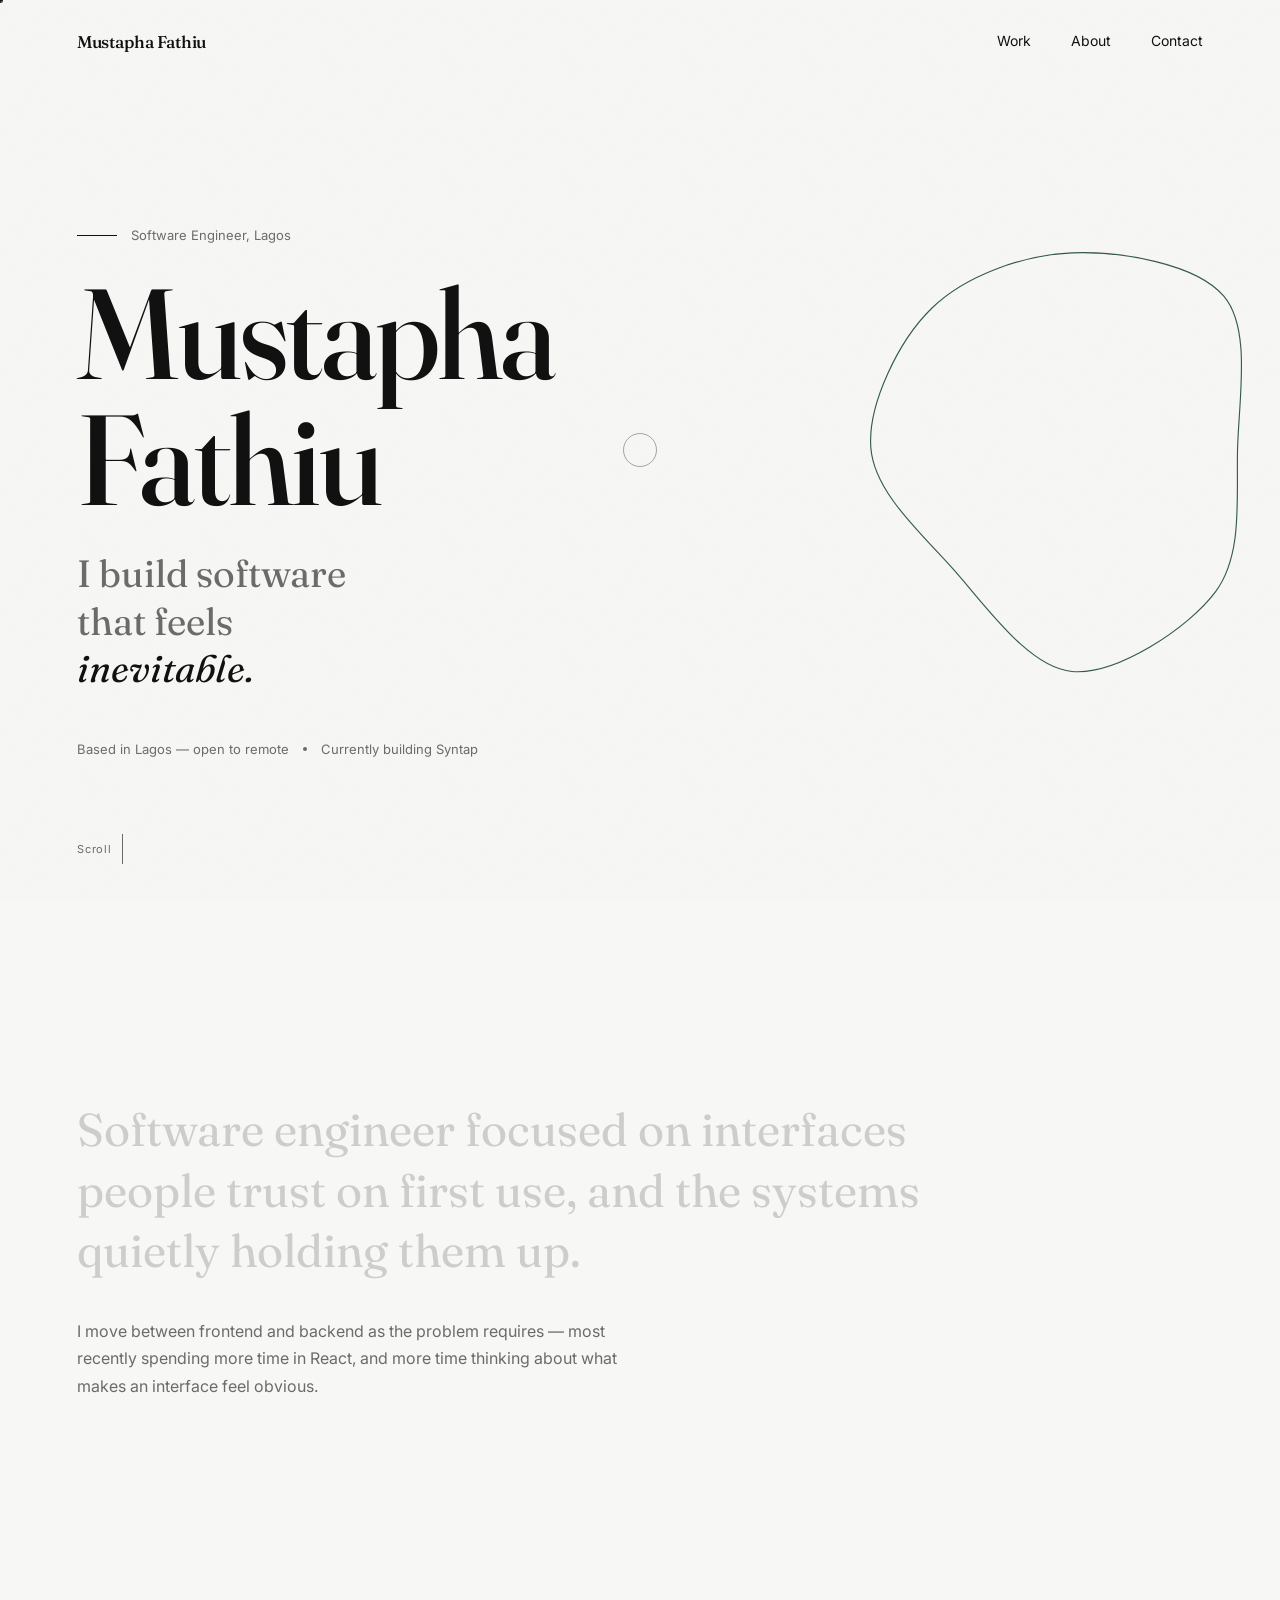
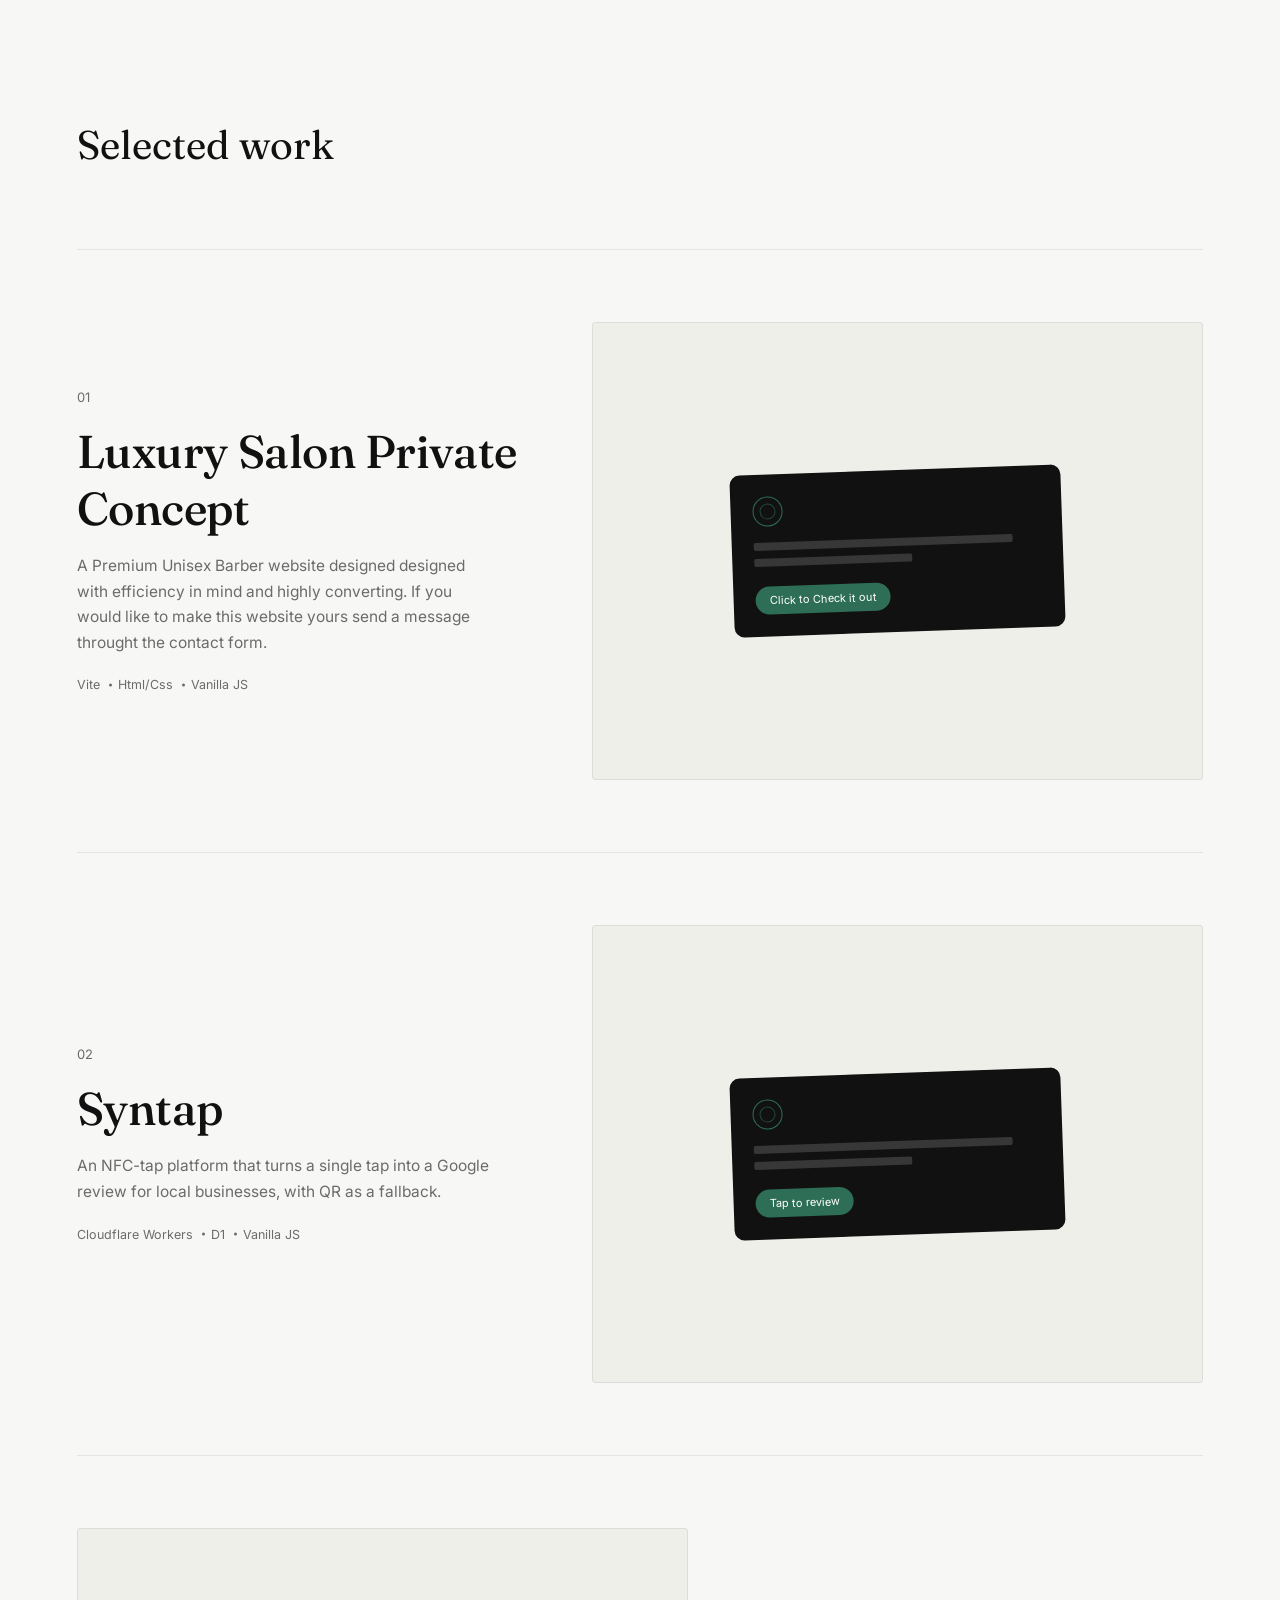
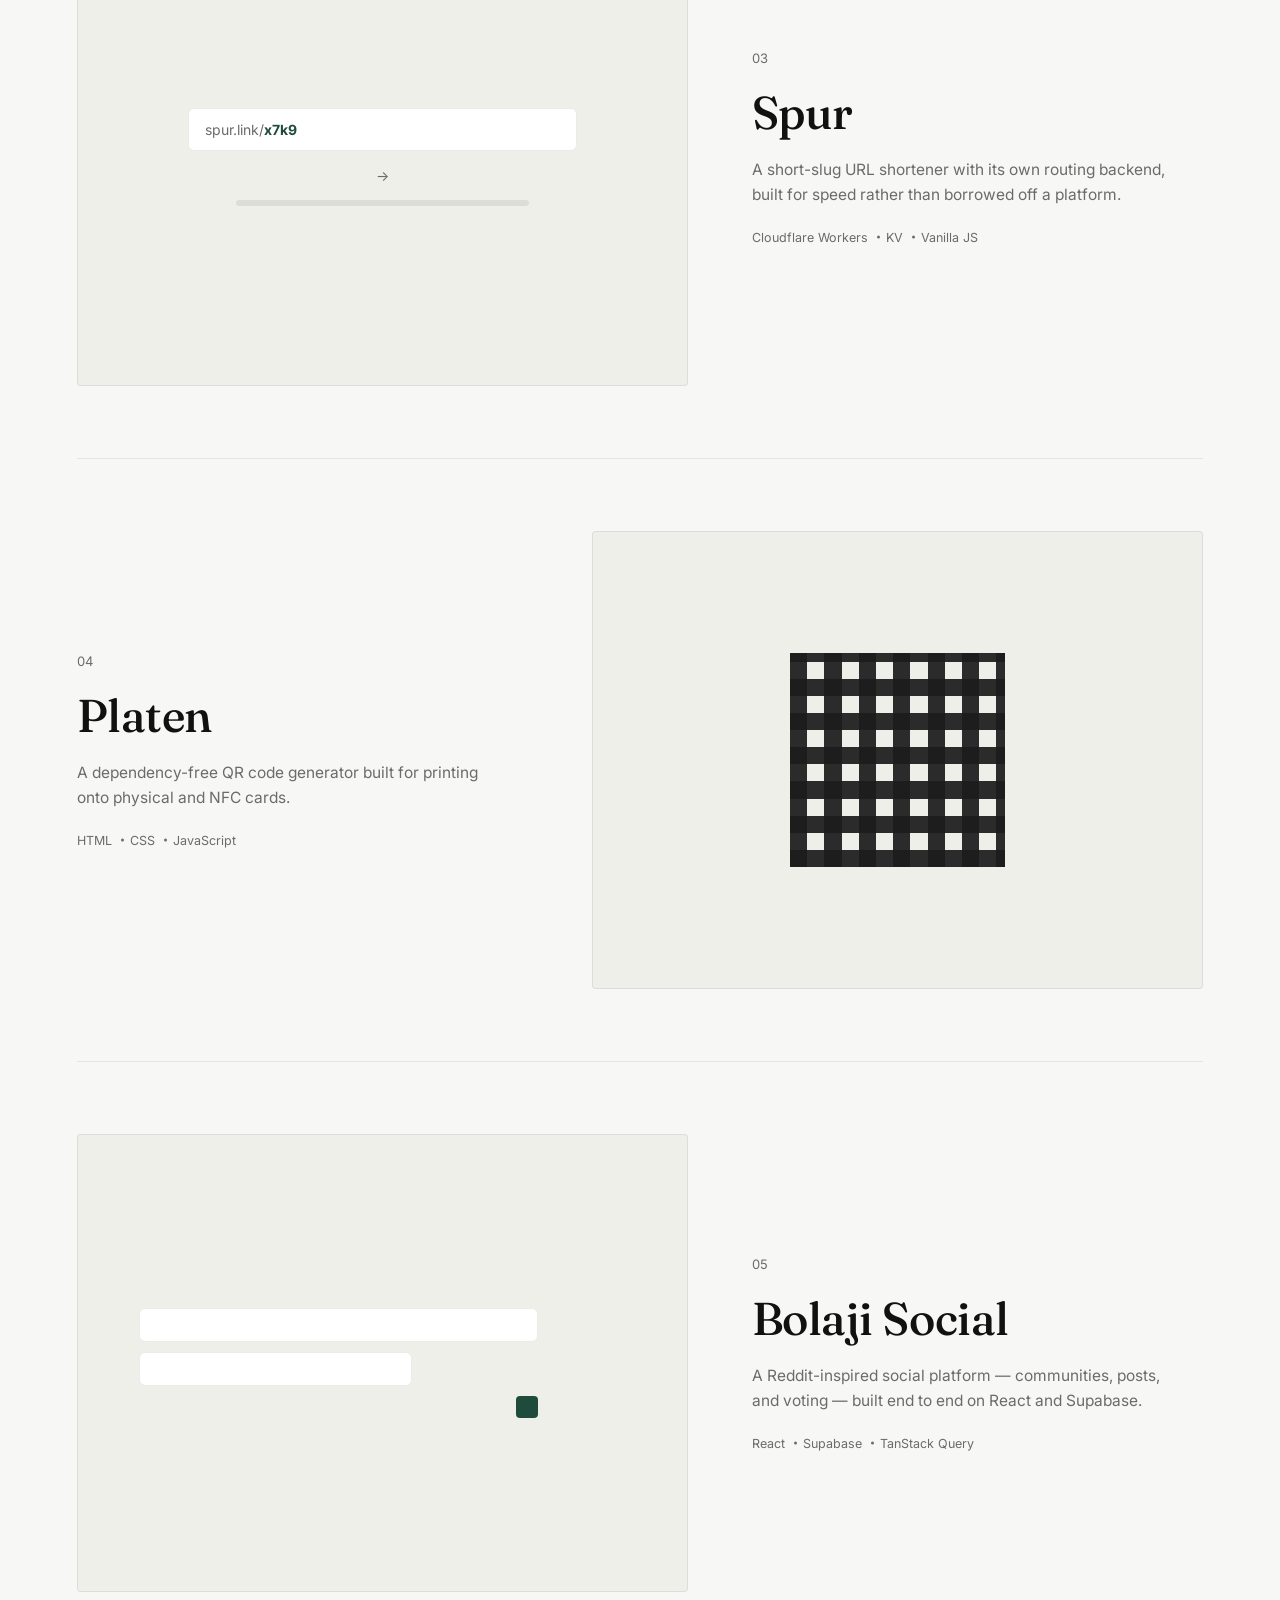
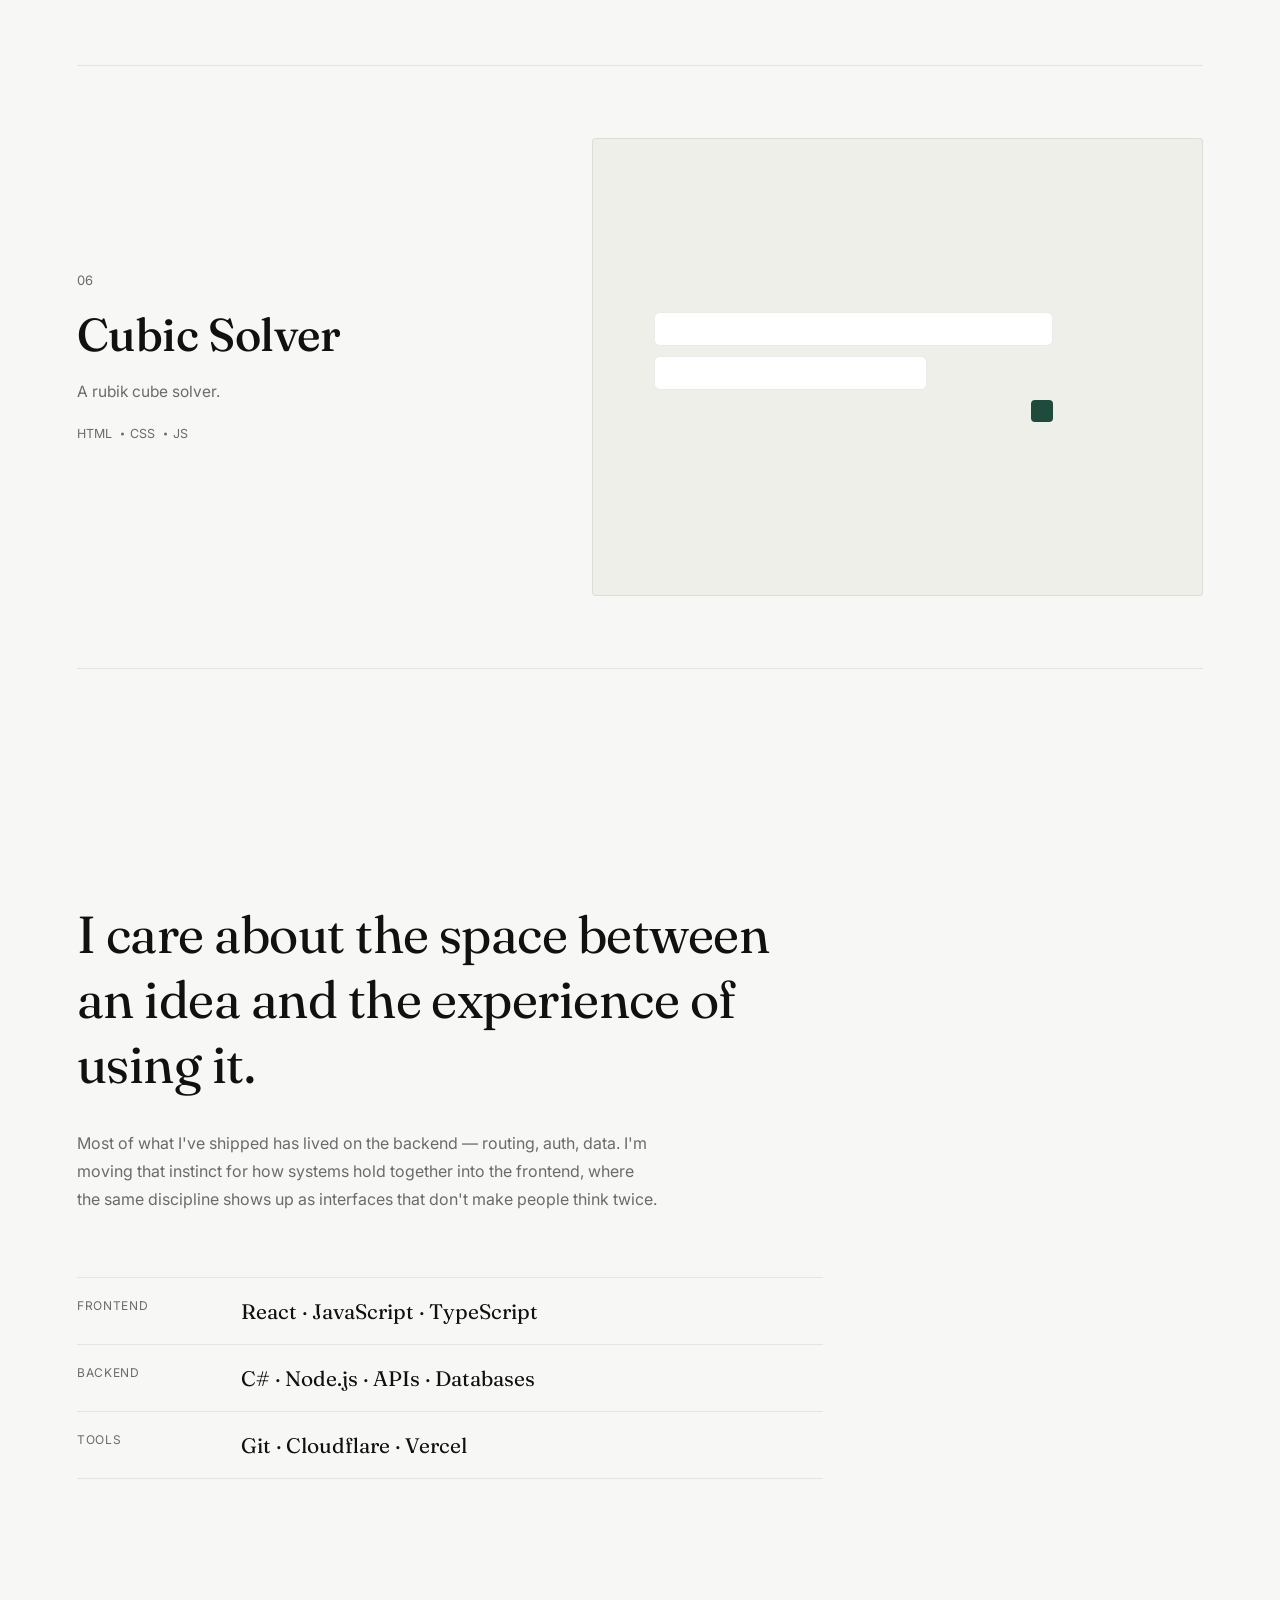
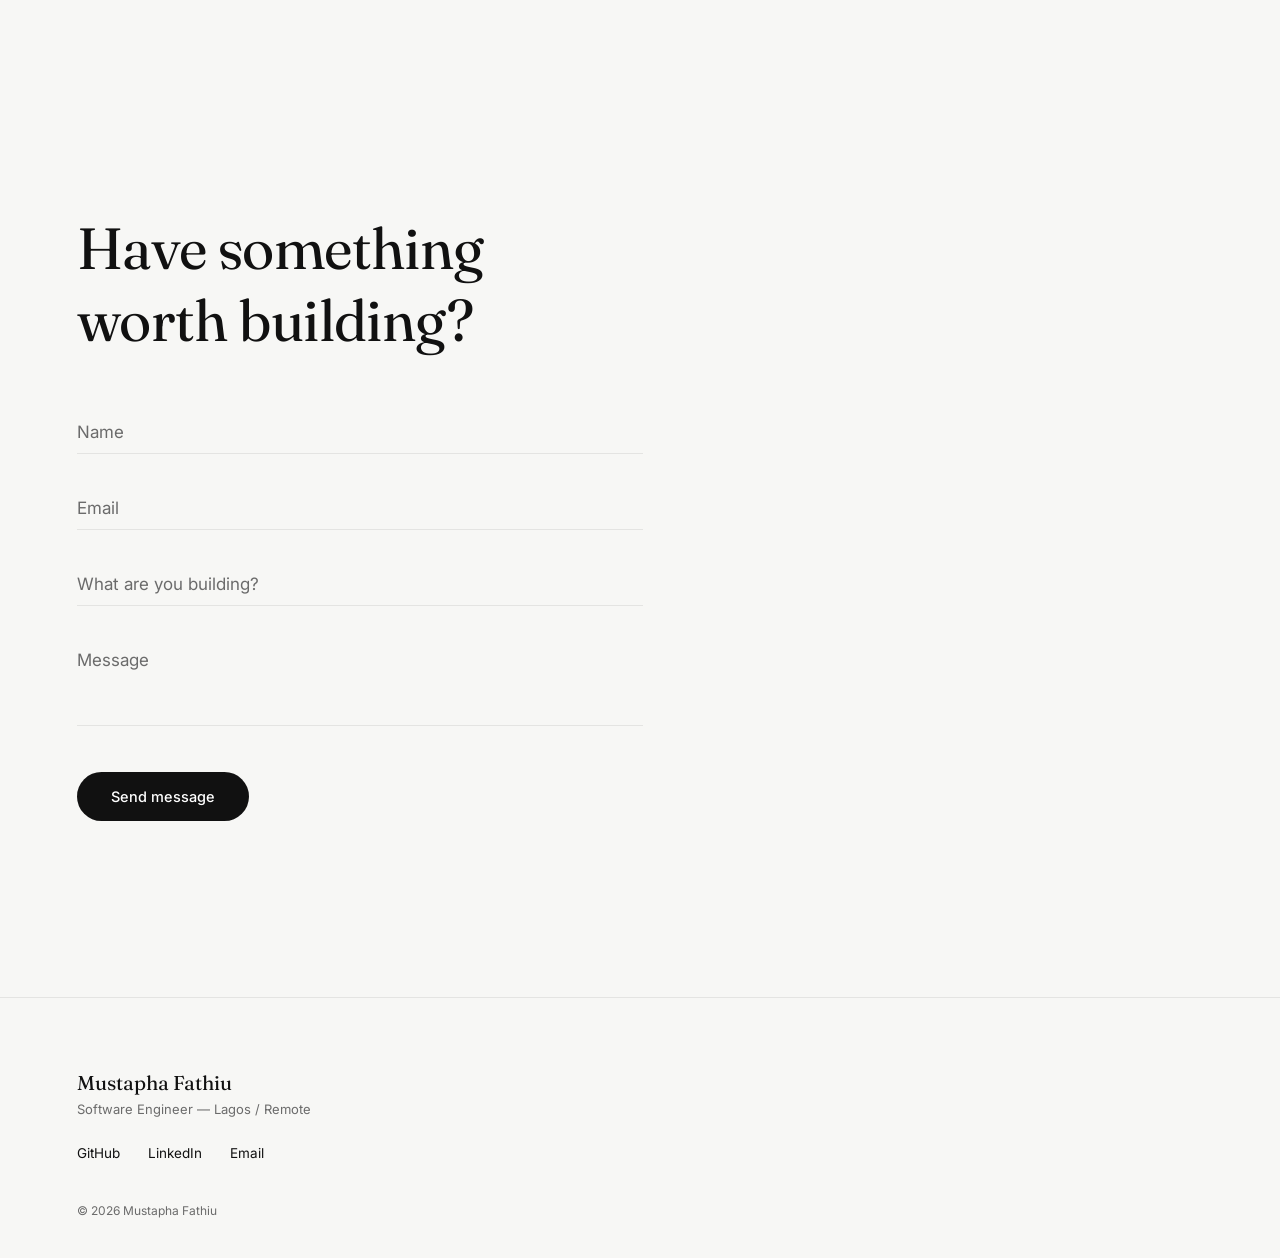
<file: index.html>
<!DOCTYPE html>
<html lang="en">
<head>
<meta charset="UTF-8">
<meta name="viewport" content="width=device-width, initial-scale=1.0">
<title>Mustapha Fathiu — Software Engineer</title>
<meta name="description" content="Mustapha Fathiu, software engineer. Building interfaces, products, and systems that work.">
<link rel="preconnect" href="https://fonts.googleapis.com">
<link rel="preconnect" href="https://fonts.gstatic.com" crossorigin>
<link href="https://fonts.googleapis.com/css2?family=Fraunces:opsz,wght@9..144,300;9..144,400;9..144,500;9..144,600&family=Inter:wght@400;500;600&display=swap" rel="stylesheet">
<link rel="stylesheet" href="style.css">
</head>
<body>

<div class="grain" aria-hidden="true"></div>
<div class="cursor-dot" aria-hidden="true"></div>
<div class="cursor-ring" aria-hidden="true"></div>

<div class="progress-track" aria-hidden="true"><div class="progress-fill" id="progressFill"></div></div>

<a class="skip-link" href="#main">Skip to content</a>

<header class="nav" id="nav">
  <a href="#top" class="nav-mark">Mustapha Fathiu</a>
  <nav class="nav-links" aria-label="Primary">
    <a href="#work">Work</a>
    <a href="#about">About</a>
    <a href="#contact">Contact</a>
  </nav>
  <button class="nav-toggle" id="navToggle" aria-expanded="false" aria-controls="mobileMenu" aria-label="Open menu">
    <span></span><span></span>
  </button>
</header>

<div class="mobile-menu" id="mobileMenu">
  <a href="#work">Work</a>
  <a href="#about">About</a>
  <a href="#contact">Contact</a>
</div>

<main id="main">

  <section class="hero" id="top">
    <div class="hero-field" id="heroField" aria-hidden="true">
      <svg id="heroSvg" viewBox="0 0 600 600" preserveAspectRatio="xMidYMid meet">
        <path id="heroBlob" d="" fill="none" stroke="var(--accent)" stroke-width="1.1"></path>
      </svg>
    </div>

    <div class="hero-inner">
      <p class="hero-eyebrow reveal-line" data-reveal>
        <span class="line-draw" id="lineDraw"></span>
        <span class="eyebrow-text">Software Engineer, Lagos</span>
      </p>

      <h1 class="hero-name" aria-label="Mustapha Fathiu">
        <span class="split-word" data-speed="1">Mustapha</span>
        <span class="split-word" data-speed="0.85">Fathiu</span>
      </h1>

      <p class="hero-statement">
        <span class="split-line">I build software</span>
        <span class="split-line">that feels <em>inevitable.</em></span>
      </p>

      <div class="hero-meta">
        <span>Based in Lagos — open to remote</span>
        <span class="hero-meta-divider"></span>
        <span>Currently building Syntap</span>
      </div>
    </div>

    <div class="scroll-cue" aria-hidden="true">
      <span>Scroll</span>
      <span class="scroll-cue-line"></span>
    </div>
  </section>

  <section class="intro" id="intro">
    <p class="intro-statement" data-scramble>
      Software engineer focused on interfaces people trust on first use, and the systems quietly holding them up.
    </p>
    <p class="intro-sub">
      I move between frontend and backend as the problem requires — most recently spending more time in React, and more time thinking about what makes an interface feel obvious.
    </p>
  </section>

  <section class="work" id="work">
    <h2 class="section-title">Selected work</h2>

    

    <article class="project" data-tilt>
      <div class="project-info">
        <span class="project-index">01</span>
        <h3 class="project-name">Luxury Salon Private Concept</h3>
        <p class="project-desc">A Premium Unisex Barber website designed designed with efficiency in mind and highly converting. If you would like to make this website yours send a message throught the contact form.</p>
        <ul class="project-stack">
          <li>Vite</li><li>Html/Css</li><li>Vanilla JS</li>
        </ul>
        <span class="project-link-label">View project<svg viewBox="0 0 12 12" width="12" height="12"><path d="M2 10 L10 2 M4 2 H10 V8" fill="none" stroke="currentColor" stroke-width="1"/></svg></span>
      </div>
      <div class="project-visual">
        <div class="mock mock-syntap">
          <div class="mock-card">
            <div class="mock-nfc"></div>
            <div class="mock-bar mock-bar-lg"></div>
            <div class="mock-bar mock-bar-sm"></div>
            <div class="mock-pill">Click to Check it out</div>
          </div>
        </div>
      </div>
      <!-- EDIT: replace # with the live Syntap URL -->
      <a class="project-link-overlay" href="https://bdi-luxury-barber.netlify.app" aria-label="View BDI" target="_blank" rel="noopener"></a>
    </article>

    <article class="project" data-tilt>
      <div class="project-info">
        <span class="project-index">02</span>
        <h3 class="project-name">Syntap</h3>
        <p class="project-desc">An NFC-tap platform that turns a single tap into a Google review for local businesses, with QR as a fallback.</p>
        <ul class="project-stack">
          <li>Cloudflare Workers</li><li>D1</li><li>Vanilla JS</li>
        </ul>
        <span class="project-link-label">View project<svg viewBox="0 0 12 12" width="12" height="12"><path d="M2 10 L10 2 M4 2 H10 V8" fill="none" stroke="currentColor" stroke-width="1"/></svg></span>
      </div>
      <div class="project-visual">
        <div class="mock mock-syntap">
          <div class="mock-card">
            <div class="mock-nfc"></div>
            <div class="mock-bar mock-bar-lg"></div>
            <div class="mock-bar mock-bar-sm"></div>
            <div class="mock-pill">Tap to review</div>
          </div>
        </div>
      </div>
      <!-- EDIT: replace # with the live Syntap URL -->
      <a class="project-link-overlay" href="https://syntap.tech" aria-label="View Syntap" target="_blank" rel="noopener"></a>
    </article>

    <article class="project project-reverse" data-tilt>
      <div class="project-info">
        <span class="project-index">03</span>
        <h3 class="project-name">Spur</h3>
        <p class="project-desc">A short-slug URL shortener with its own routing backend, built for speed rather than borrowed off a platform.</p>
        <ul class="project-stack">
          <li>Cloudflare Workers</li><li>KV</li><li>Vanilla JS</li>
        </ul>
        <span class="project-link-label">View project<svg viewBox="0 0 12 12" width="12" height="12"><path d="M2 10 L10 2 M4 2 H10 V8" fill="none" stroke="currentColor" stroke-width="1"/></svg></span>
      </div>
      <div class="project-visual">
        <div class="mock mock-spur">
          <div class="mock-input"><span>spur.link/</span><strong>x7k9</strong></div>
          <div class="mock-arrow">→</div>
          <div class="mock-url-full"></div>
        </div>
      </div>
      <!-- EDIT: replace # with the live Spur URL -->
      <a class="project-link-overlay" href="https://spur-shortener.bjmustapha48.workers.dev/" aria-label="View Spur" target="_blank" rel="noopener"></a>
    </article>
    

    <article class="project" data-tilt>
      <div class="project-info">
        <span class="project-index">04</span>
        <h3 class="project-name">Platen</h3>
        <p class="project-desc">A dependency-free QR code generator built for printing onto physical and NFC cards.</p>
        <ul class="project-stack">
          <li>HTML</li><li>CSS</li><li>JavaScript</li>
        </ul>
        <span class="project-link-label">View project<svg viewBox="0 0 12 12" width="12" height="12"><path d="M2 10 L10 2 M4 2 H10 V8" fill="none" stroke="currentColor" stroke-width="1"/></svg></span>
      </div>
      <div class="project-visual">
        <div class="mock mock-platen">
          <div class="mock-qr" id="mockQr"></div>
        </div>
      </div>
      <!-- EDIT: replace # with the live Platen URL -->
      <a class="project-link-overlay" href="https://fathiu.com/qr-code/" aria-label="View Platen" target="_blank" rel="noopener"></a>
    </article>

    <article class="project project-reverse" data-tilt>
      <div class="project-info">
        <span class="project-index">05</span>
        <h3 class="project-name">Bolaji Social</h3>
        <p class="project-desc">A Reddit-inspired social platform — communities, posts, and voting — built end to end on React and Supabase.</p>
        <ul class="project-stack">
          <li>React</li><li>Supabase</li><li>TanStack Query</li>
        </ul>
        <span class="project-link-label">View project<svg viewBox="0 0 12 12" width="12" height="12"><path d="M2 10 L10 2 M4 2 H10 V8" fill="none" stroke="currentColor" stroke-width="1"/></svg></span>
      </div>
      <div class="project-visual">
        <div class="mock mock-social">
          <div class="mock-post"></div>
          <div class="mock-post short"></div>
          <div class="mock-vote"></div>
        </div>
      </div>
      <!-- Live: Bolaji Social on Netlify -->
      <a class="project-link-overlay" href="https://bolaji-social-app.netlify.app" aria-label="View Cubic Solver" target="_blank" rel="noopener"></a>
    </article>

    <article class="project" data-tilt>
      <div class="project-info">
        <span class="project-index">06</span>
        <h3 class="project-name">Cubic Solver</h3>
        <p class="project-desc">A rubik cube solver.</p>
        <ul class="project-stack">
          <li>HTML</li><li>CSS</li><li>JS</li>
        </ul>
        <span class="project-link-label">View project<svg viewBox="0 0 12 12" width="12" height="12"><path d="M2 10 L10 2 M4 2 H10 V8" fill="none" stroke="currentColor" stroke-width="1"/></svg></span>
      </div>
      <div class="project-visual">
        <div class="mock mock-social">
          <div class="mock-post"></div>
          <div class="mock-post short"></div>
          <div class="mock-vote"></div>
        </div>
      </div>
      <!-- Live: Bolaji Social on Netlify -->
      <a class="project-link-overlay" href="https://bolaji0.github.io/cubik-solver/" aria-label="View Bolaji Social" target="_blank" rel="noopener"></a>
    </article>
  </section>

  <section class="about" id="about">
    <h2 class="about-statement">
      I care about the space between an idea and the experience of using it.
    </h2>
    <p class="about-body">
      Most of what I've shipped has lived on the backend — routing, auth, data. I'm moving that instinct for how systems hold together into the frontend, where the same discipline shows up as interfaces that don't make people think twice.
    </p>

    <div class="stack-list">
      <div class="stack-row">
        <span class="stack-label">Frontend</span>
        <span class="stack-items">React · JavaScript · TypeScript</span>
      </div>
      <div class="stack-row">
        <span class="stack-label">Backend</span>
        <span class="stack-items">C# · Node.js · APIs · Databases</span>
      </div>
      <div class="stack-row">
        <span class="stack-label">Tools</span>
        <span class="stack-items">Git · Cloudflare · Vercel</span>
      </div>
    </div>
  </section>

  <section class="contact" id="contact">
    <h2 class="contact-heading">Have something worth building?</h2>

    <!-- EDIT: replace your@email.com with your real address -->
    <form class="contact-form" id="contactForm" action="https://formsubmit.co/bjmustapha48@gmail.com" method="POST" novalidate>
      <!-- EDIT: change _next to your deployed thank-you.html URL once live -->
      <input type="hidden" name="_next" value="https://fathiu.com/thank-you.html">
      <input type="hidden" name="_subject" value="New message from fathiu.com">
      <input type="hidden" name="_captcha" value="false">
      <input type="text" name="_honey" style="display:none" tabindex="-1" autocomplete="off">
      <div class="field">
        <input type="text" id="name" name="name" placeholder=" " required autocomplete="name">
        <label for="name">Name</label>
        <span class="field-line"></span>
      </div>
      <div class="field">
        <input type="email" id="email" name="email" placeholder=" " required autocomplete="email">
        <label for="email">Email</label>
        <span class="field-line"></span>
      </div>
      <div class="field">
        <input type="text" id="subject" name="subject" placeholder=" " autocomplete="off">
        <label for="subject">What are you building?</label>
        <span class="field-line"></span>
      </div>
      <div class="field">
        <textarea id="message" name="message" rows="3" placeholder=" " required></textarea>
        <label for="message">Message</label>
        <span class="field-line"></span>
      </div>

      <button type="submit" class="submit-btn" id="submitBtn" data-magnetic>
        <span>Send message</span>
      </button>
      <p class="form-status" id="formStatus" role="status" aria-live="polite"></p>
    </form>
  </section>

</main>

<footer class="footer">
  <div class="footer-top">
    <span class="footer-name">Mustapha Fathiu</span>
    <span class="footer-role">Software Engineer — Lagos / Remote</span>
  </div>
  <div class="footer-links">
    <a href="https://github.com/bolaji0" target="_blank" rel="noopener">GitHub</a>
    <a href="https://ng.linkedin.com/in/mustapha-fathiu-7a85a422b" target="_blank" rel="noopener">LinkedIn</a>
    <a href="mailto:bjmustapha48@gmail.com">Email</a>
  </div>
  <p class="footer-bottom">© 2026 Mustapha Fathiu</p>
</footer>

<script src="script.js"></script>
</body>
</html>
</file>
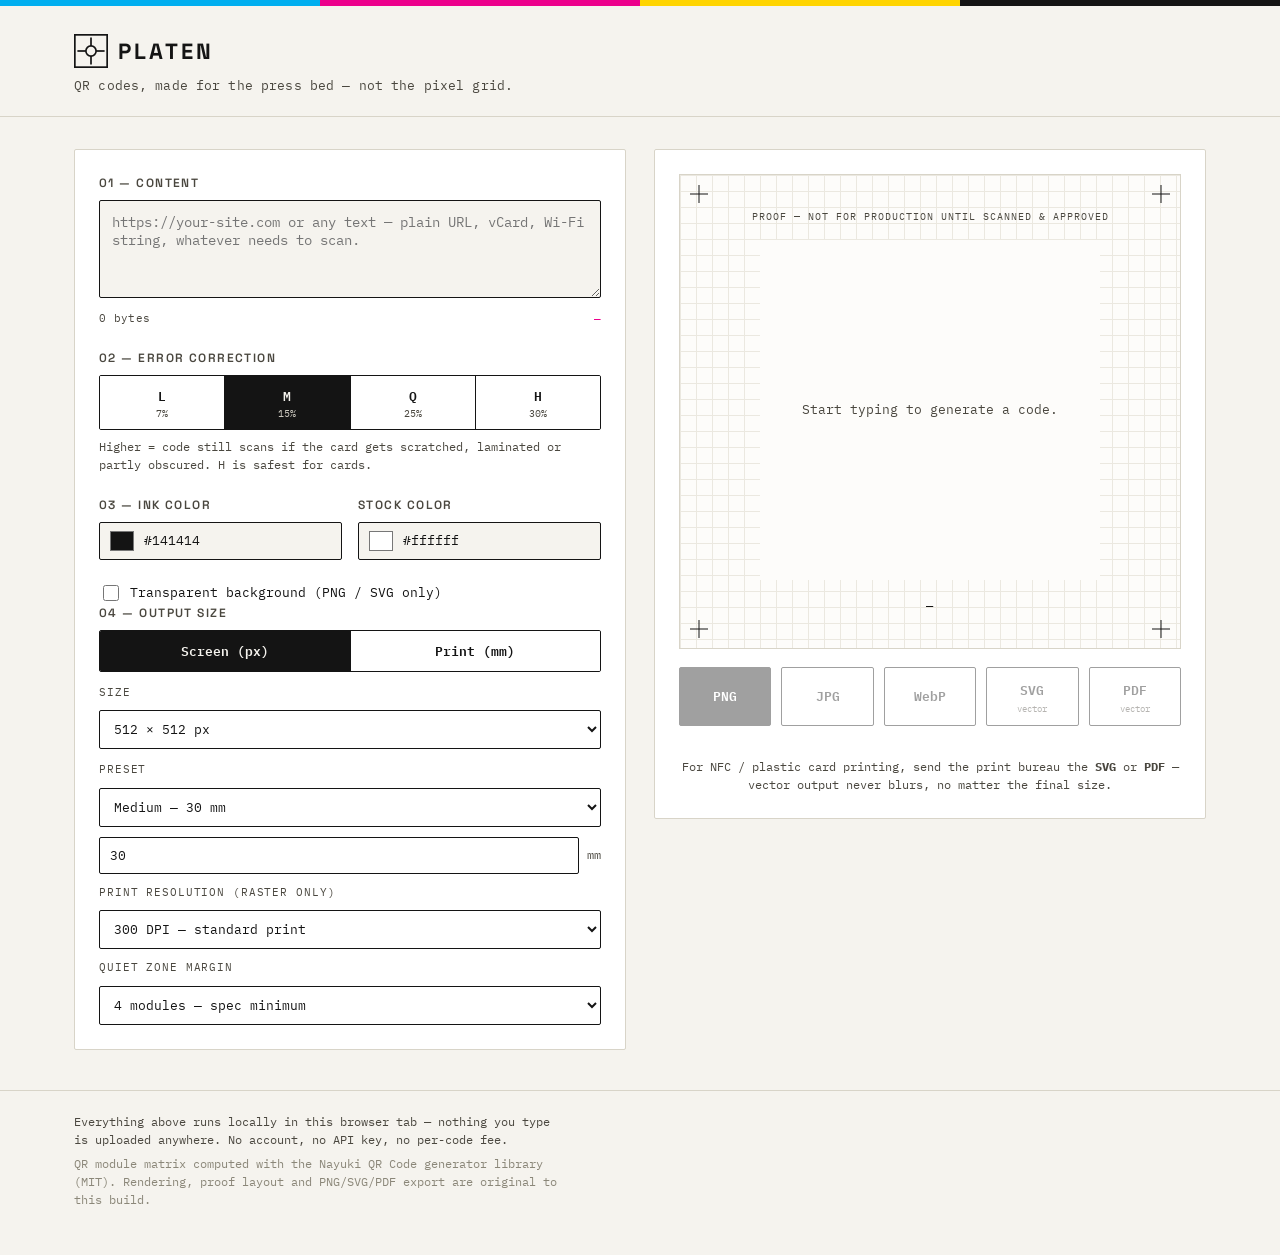
<file: qr-code/index.html>
<!DOCTYPE html>
<html lang="en">
<head>
<meta charset="UTF-8">
<meta name="viewport" content="width=device-width, initial-scale=1.0">
<title>Platen — QR Code Generator for Print</title>
<meta name="description" content="Generate print-ready QR codes for cards, NFC tags and packaging. Vector SVG/PDF and raster PNG/JPG/WebP export. Runs entirely in your browser.">
<link rel="preconnect" href="https://fonts.googleapis.com">
<link rel="preconnect" href="https://fonts.gstatic.com" crossorigin>
<link href="https://fonts.googleapis.com/css2?family=Space+Grotesk:wght@400;500;600;700&family=IBM+Plex+Mono:wght@400;500;600&display=swap" rel="stylesheet">
<link rel="stylesheet" href="style.css">
</head>
<body>

<div class="colorbar" aria-hidden="true">
  <span class="swatch c"></span><span class="swatch m"></span><span class="swatch y"></span><span class="swatch k"></span>
</div>

<header class="site-head">
  <div class="wrap">
    <div class="brand">
      <span class="brand-mark" aria-hidden="true">
        <svg viewBox="0 0 40 40" width="34" height="34"><rect x="1" y="1" width="38" height="38" fill="none" stroke="currentColor" stroke-width="2"/><line x1="20" y1="4" x2="20" y2="14" stroke="currentColor" stroke-width="2"/><line x1="20" y1="26" x2="20" y2="36" stroke="currentColor" stroke-width="2"/><line x1="4" y1="20" x2="14" y2="20" stroke="currentColor" stroke-width="2"/><line x1="26" y1="20" x2="36" y2="20" stroke="currentColor" stroke-width="2"/><circle cx="20" cy="20" r="6" fill="none" stroke="currentColor" stroke-width="2"/></svg>
      </span>
      <span class="brand-name">PLATEN</span>
    </div>
    <p class="brand-tag">QR codes, made for the press bed — not the pixel grid.</p>
  </div>
</header>

<main class="wrap layout">

  <!-- ============ INPUT / CONTROLS ============ -->
  <section class="panel controls" aria-label="QR code settings">

    <div class="field-group">
      <label for="data-input" class="field-label">01 — Content</label>
      <textarea id="data-input" rows="4" placeholder="https://your-site.com or any text — plain URL, vCard, Wi-Fi string, whatever needs to scan." spellcheck="false"></textarea>
      <div class="field-meta">
        <span id="byte-count">0 bytes</span>
        <span id="qr-version-label">—</span>
      </div>
    </div>

    <div class="field-group">
      <span class="field-label">02 — Error correction</span>
      <div class="segmented" id="ecc-group" role="radiogroup" aria-label="Error correction level">
        <button type="button" class="seg" data-ecc="L" role="radio" aria-checked="false">L <em>7%</em></button>
        <button type="button" class="seg" data-ecc="M" role="radio" aria-checked="true">M <em>15%</em></button>
        <button type="button" class="seg" data-ecc="Q" role="radio" aria-checked="false">Q <em>25%</em></button>
        <button type="button" class="seg" data-ecc="H" role="radio" aria-checked="false">H <em>30%</em></button>
      </div>
      <p class="hint">Higher = code still scans if the card gets scratched, laminated or partly obscured. H is safest for cards.</p>
    </div>

    <div class="field-group two-col">
      <div>
        <label for="fg-color" class="field-label">03 — Ink color</label>
        <div class="color-input">
          <input type="color" id="fg-color" value="#141414">
          <input type="text" id="fg-color-text" value="#141414" maxlength="7">
        </div>
      </div>
      <div>
        <label for="bg-color" class="field-label">Stock color</label>
        <div class="color-input">
          <input type="color" id="bg-color" value="#ffffff">
          <input type="text" id="bg-color-text" value="#ffffff" maxlength="7">
        </div>
      </div>
    </div>
    <label class="checkbox-row">
      <input type="checkbox" id="transparent-bg">
      <span>Transparent background (PNG / SVG only)</span>
    </label>
    <p class="hint" id="contrast-warning" hidden>⚠ Low contrast between ink and stock — this may not scan reliably.</p>

    <div class="field-group">
      <span class="field-label">04 — Output size</span>
      <div class="segmented" id="unit-group" role="radiogroup" aria-label="Sizing mode">
        <button type="button" class="seg" data-unit="px" role="radio" aria-checked="true">Screen (px)</button>
        <button type="button" class="seg" data-unit="mm" role="radio" aria-checked="false">Print (mm)</button>
      </div>

      <div id="px-controls" class="sub-controls">
        <label class="stack-label" for="px-size">Size</label>
        <select id="px-size">
          <option value="256">256 × 256 px</option>
          <option value="512" selected>512 × 512 px</option>
          <option value="1024">1024 × 1024 px</option>
          <option value="2048">2048 × 2048 px</option>
        </select>
      </div>

      <div id="mm-controls" class="sub-controls" hidden>
        <label class="stack-label" for="mm-preset">Preset</label>
        <select id="mm-preset">
          <option value="20">Corner mark — 20 mm</option>
          <option value="25">Standard tag — 25 mm</option>
          <option value="30" selected>Medium — 30 mm</option>
          <option value="50">Large — 50 mm</option>
          <option value="85.6">Full CR80/NFC card width — 85.6 mm</option>
          <option value="custom">Custom…</option>
        </select>
        <div id="mm-custom-row" class="two-col-inline" hidden>
          <input type="number" id="mm-custom" min="5" max="500" step="0.1" value="30">
          <span class="unit-suffix">mm</span>
        </div>
        <label class="stack-label" for="dpi-select">Print resolution (raster only)</label>
        <select id="dpi-select">
          <option value="150">150 DPI — draft</option>
          <option value="300" selected>300 DPI — standard print</option>
          <option value="600">600 DPI — fine detail</option>
        </select>
        <label class="stack-label" for="quiet-zone">Quiet zone margin</label>
        <select id="quiet-zone">
          <option value="4" selected>4 modules — spec minimum</option>
          <option value="6">6 modules — extra safety</option>
          <option value="2">2 modules — tight (risky)</option>
        </select>
      </div>
    </div>

  </section>

  <!-- ============ PREVIEW / PROOF SHEET ============ -->
  <section class="panel preview-panel" aria-label="QR code preview">
    <div class="proof-sheet">
      <span class="reg-mark tl" aria-hidden="true"></span>
      <span class="reg-mark tr" aria-hidden="true"></span>
      <span class="reg-mark bl" aria-hidden="true"></span>
      <span class="reg-mark br" aria-hidden="true"></span>

      <div class="proof-label top">PROOF — NOT FOR PRODUCTION UNTIL SCANNED &amp; APPROVED</div>

      <div class="qr-stage">
        <canvas id="qr-canvas" width="512" height="512"></canvas>
        <p id="qr-empty-msg">Start typing to generate a code.</p>
      </div>

      <div class="proof-label bottom">
        <span id="spec-line">—</span>
      </div>
    </div>

    <div class="download-row">
      <button type="button" class="btn primary" id="dl-png">PNG</button>
      <button type="button" class="btn" id="dl-jpg">JPG</button>
      <button type="button" class="btn" id="dl-webp">WebP</button>
      <button type="button" class="btn" id="dl-svg">SVG <em>vector</em></button>
      <button type="button" class="btn" id="dl-pdf">PDF <em>vector</em></button>
    </div>
    <p class="hint center">For NFC / plastic card printing, send the print bureau the <strong>SVG</strong> or <strong>PDF</strong> — vector output never blurs, no matter the final size.</p>
  </section>

</main>

<footer class="site-foot">
  <div class="wrap">
    <p>Everything above runs locally in this browser tab — nothing you type is uploaded anywhere. No account, no API key, no per-code fee.</p>
    <p class="muted">QR module matrix computed with the Nayuki QR Code generator library (MIT). Rendering, proof layout and PNG/SVG/PDF export are original to this build.</p>
  </div>
</footer>

<script src="qrcodegen.js"></script>
<script src="script.js"></script>
</body>
</html>
</file>
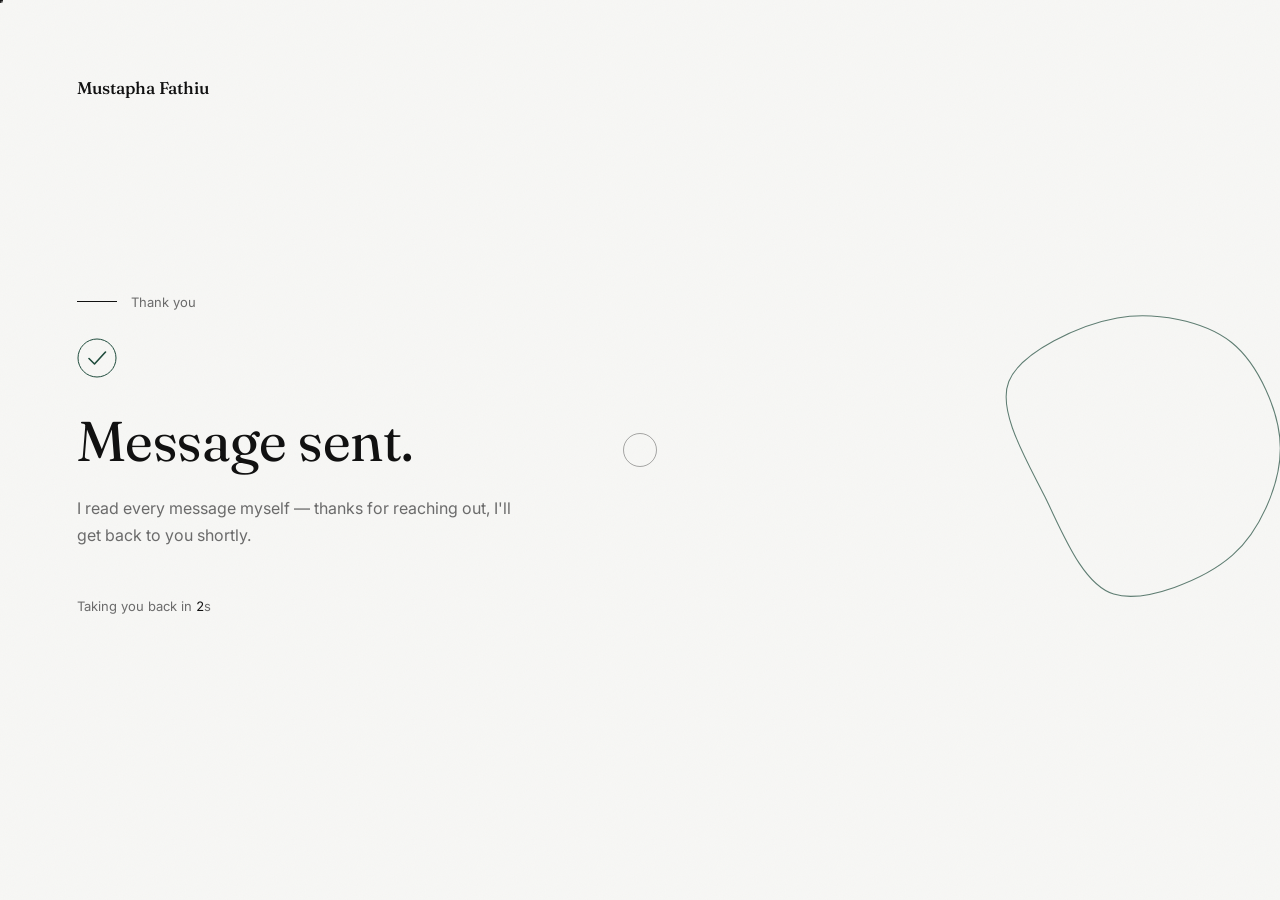
<file: thank-you.html>
<!DOCTYPE html>
<html lang="en">
<head>
<meta charset="UTF-8">
<meta name="viewport" content="width=device-width, initial-scale=1.0">
<title>Message sent — Mustapha Fathiu</title>
<meta name="robots" content="noindex">
<link rel="preconnect" href="https://fonts.googleapis.com">
<link rel="preconnect" href="https://fonts.gstatic.com" crossorigin>
<link href="https://fonts.googleapis.com/css2?family=Fraunces:opsz,wght@9..144,300;9..144,400;9..144,500&family=Inter:wght@400;500&display=swap" rel="stylesheet">
<link rel="stylesheet" href="thanks.css">
</head>
<body>

<div class="grain" aria-hidden="true"></div>
<div class="cursor-dot" aria-hidden="true"></div>
<div class="cursor-ring" aria-hidden="true"></div>

<section class="ty-screen">
  <a href="https://fathiu.com/" class="ty-mark">Mustapha Fathiu</a>

  <div class="ty-field" aria-hidden="true">
    <svg viewBox="0 0 400 400" preserveAspectRatio="xMidYMid meet">
      <path id="tyBlob" fill="none" stroke="var(--accent)" stroke-width="1"></path>
    </svg>
  </div>

  <div class="ty-inner">
    <p class="ty-eyebrow">
      <span class="line-draw"></span>
      <span class="eyebrow-text">Thank you</span>
    </p>

    <span class="ty-check" aria-hidden="true">
      <svg viewBox="0 0 40 40" width="40" height="40">
        <circle class="ty-check-ring" cx="20" cy="20" r="19" fill="none" stroke="currentColor" stroke-width="1"/>
        <path class="ty-check-mark" d="M12 20.5 L17.5 26 L28.5 14" fill="none" stroke="currentColor" stroke-width="1.6" stroke-linecap="round" stroke-linejoin="round"/>
      </svg>
    </span>

    <h1 class="ty-heading">
      <span class="split-line">Message sent.</span>
    </h1>
    <p class="ty-body">
      I read every message myself — thanks for reaching out, I'll get back to you shortly.
    </p>

    <p class="ty-redirect">
      Taking you back in <span id="tyCount">3</span>s
    </p>
  </div>
</section>

<script>

    /* redirect countdown */
    var seconds = 3;
    var el = document.getElementById('tyCount');
    var timer = setInterval(function () {
      seconds -= 1;
      if (el) el.textContent = String(Math.max(seconds, 0));
      if (seconds <= 0) {
        clearInterval(timer);
        window.location.href = 'https://fathiu.com/';
      }
    }, 1000);


  (function () {
    var prefersReducedMotion = window.matchMedia('(prefers-reduced-motion: reduce)').matches;
    var isTouch = window.matchMedia('(hover: none), (pointer: coarse)').matches;

    /* checkmark — draw the stroke in rather than pop */
    var ring = document.querySelector('.ty-check-ring');
    var mark = document.querySelector('.ty-check-mark');
    [ring, mark].forEach(function (el) {
      if (!el) return;
      var len = el.getTotalLength();
      el.style.strokeDasharray = len;
      el.style.strokeDashoffset = len;
    });
    requestAnimationFrame(function () {
      requestAnimationFrame(function () {
        if (ring) ring.style.transition = 'stroke-dashoffset 0.6s cubic-bezier(0.16,1,0.3,1) 0.15s';
        if (mark) mark.style.transition = 'stroke-dashoffset 0.45s cubic-bezier(0.16,1,0.3,1) 0.55s';
        if (ring) ring.style.strokeDashoffset = 0;
        if (mark) mark.style.strokeDashoffset = 0;
      });
    });

    /* ambient blob — same gentle system as the homepage hero */
    var path = document.getElementById('tyBlob');
    if (path) {
      var points = 7, radius = 130, cx = 200, cy = 200, t = 0;

      function blobPath(offset, wobble) {
        var pts = [];
        for (var i = 0; i < points; i++) {
          var angle = (i / points) * Math.PI * 2;
          var noise = Math.sin(angle * 3 + offset) * wobble + Math.cos(angle * 2 - offset * 0.7) * (wobble * 0.6);
          var r = radius + noise;
          pts.push([cx + Math.cos(angle) * r, cy + Math.sin(angle) * r]);
        }
        var d = 'M ' + pts[0][0] + ' ' + pts[0][1] + ' ';
        for (var j = 0; j < points; j++) {
          var p0 = pts[(j - 1 + points) % points];
          var p1 = pts[j];
          var p2 = pts[(j + 1) % points];
          var p3 = pts[(j + 2) % points];
          var c1x = p1[0] + (p2[0] - p0[0]) / 6;
          var c1y = p1[1] + (p2[1] - p0[1]) / 6;
          var c2x = p2[0] - (p3[0] - p1[0]) / 6;
          var c2y = p2[1] - (p3[1] - p1[1]) / 6;
          d += 'C ' + c1x + ' ' + c1y + ', ' + c2x + ' ' + c2y + ', ' + p2[0] + ' ' + p2[1] + ' ';
        }
        return d + 'Z';
      }

      function animateBlob() {
        t += 0.004;
        path.setAttribute('d', blobPath(t * 10, 14));
        if (!prefersReducedMotion) requestAnimationFrame(animateBlob);
      }
      if (prefersReducedMotion) {
        path.setAttribute('d', blobPath(0, 14));
      } else {
        requestAnimationFrame(animateBlob);
      }
    }

    /* custom cursor — same feel as the homepage */
    if (!isTouch) {
      document.body.classList.add('using-mouse');
      var dot = document.querySelector('.cursor-dot');
      var ringCursor = document.querySelector('.cursor-ring');
      var mx = window.innerWidth / 2, my = window.innerHeight / 2, rx = mx, ry = my;

      window.addEventListener('mousemove', function (e) {
        mx = e.clientX; my = e.clientY;
        dot.style.transform = 'translate(' + mx + 'px,' + my + 'px) translate(-50%,-50%)';
      });
      (function loop() {
        rx += (mx - rx) * 0.18;
        ry += (my - ry) * 0.18;
        ringCursor.style.transform = 'translate(' + rx + 'px,' + ry + 'px) translate(-50%,-50%)';
        requestAnimationFrame(loop);
      })();
      document.querySelectorAll('a').forEach(function (el) {
        el.addEventListener('mouseenter', function () { ringCursor.classList.add('is-link'); });
        el.addEventListener('mouseleave', function () { ringCursor.classList.remove('is-link'); });
      });
    }

    /* redirect countdown */
    var seconds = 3;
    var el = document.getElementById('tyCount');
    var timer = setInterval(function () {
      seconds -= 1;
      if (el) el.textContent = String(Math.max(seconds, 0));
      if (seconds <= 0) {
        clearInterval(timer);
        window.location.href = 'index.html';
      }
    }, 1000);
  })();
</script>

</body>
</html>
</file>
<file: style.css>
/* ============================================================
   TOKENS
   ============================================================ */
:root {
  --bg: #F7F7F5;
  --ink: #111111;
  --ink-soft: #6B6B6B;
  --border: rgba(0,0,0,0.08);
  --accent: #1F4B3C;
  --accent-bright: #2E6E57;
  --surface: #EFEFEA;

  --font-display: 'Fraunces', Georgia, serif;
  --font-ui: 'Inter', -apple-system, BlinkMacSystemFont, sans-serif;

  --edge: clamp(24px, 6vw, 96px);
  --ease: cubic-bezier(0.16, 1, 0.3, 1);
  --ease-soft: cubic-bezier(0.4, 0, 0.2, 1);

  --nav-h: 84px;
}

* { box-sizing: border-box; }

html {
  scroll-behavior: smooth;
}

@media (prefers-reduced-motion: reduce) {
  html { scroll-behavior: auto; }
}

body {
  margin: 0;
  background: var(--bg);
  color: var(--ink);
  font-family: var(--font-ui);
  -webkit-font-smoothing: antialiased;
  overflow-x: hidden;
  cursor: default;
}

::selection { background: var(--accent); color: #fff; }

a { color: inherit; text-decoration: none; }

.skip-link {
  position: absolute;
  left: -999px;
  top: 0;
  background: var(--ink);
  color: #fff;
  padding: 12px 20px;
  z-index: 999;
}
.skip-link:focus { left: 16px; top: 16px; }

:focus-visible {
  outline: 2px solid var(--accent);
  outline-offset: 3px;
}

/* ============================================================
   GRAIN / AMBIENT BACKGROUND
   ============================================================ */
.grain {
  position: fixed;
  inset: 0;
  pointer-events: none;
  z-index: 1;
  opacity: 0.035;
  mix-blend-mode: multiply;
  background-image: url("data:image/svg+xml,%3Csvg xmlns='http://www.w3.org/2000/svg' width='120' height='120'%3E%3Cfilter id='n'%3E%3CfeTurbulence type='fractalNoise' baseFrequency='0.9' numOctaves='2' stitchTiles='stitch'/%3E%3C/filter%3E%3Crect width='100%25' height='100%25' filter='url(%23n)'/%3E%3C/svg%3E");
}

/* ============================================================
   CUSTOM CURSOR (desktop only)
   ============================================================ */
.cursor-dot, .cursor-ring {
  position: fixed;
  top: 0; left: 0;
  pointer-events: none;
  border-radius: 50%;
  z-index: 999;
  transform: translate(-50%, -50%);
  will-change: transform;
}
.cursor-dot {
  width: 5px; height: 5px;
  background: var(--ink);
  transition: opacity 0.2s var(--ease-soft);
}
.cursor-ring {
  width: 34px; height: 34px;
  border: 1px solid rgba(17,17,17,0.35);
  transition: width 0.25s var(--ease-soft), height 0.25s var(--ease-soft),
              border-color 0.25s var(--ease-soft), opacity 0.2s var(--ease-soft),
              background 0.25s var(--ease-soft);
}
.cursor-ring.is-link { width: 52px; height: 52px; border-color: var(--accent); }
.cursor-ring.is-project {
  width: 84px; height: 84px;
  border-color: transparent;
  background: var(--accent);
}
.cursor-ring.is-project::after {
  content: "VIEW";
  position: absolute;
  inset: 0;
  display: flex;
  align-items: center;
  justify-content: center;
  color: #fff;
  font-size: 11px;
  letter-spacing: 0.08em;
  font-family: var(--font-ui);
  font-weight: 500;
}

@media (hover: none), (pointer: coarse) {
  .cursor-dot, .cursor-ring { display: none; }
}
body.using-mouse { cursor: none; }
body.using-mouse a, body.using-mouse button { cursor: none; }

/* ============================================================
   SCROLL PROGRESS
   ============================================================ */
.progress-track {
  position: fixed;
  top: 0; left: 0;
  width: 100%;
  height: 2px;
  z-index: 998;
  background: transparent;
}
.progress-fill {
  height: 100%;
  width: 0%;
  background: var(--accent);
  transform-origin: left;
}

/* ============================================================
   NAVIGATION
   ============================================================ */
.nav {
  position: fixed;
  top: 0; left: 0; right: 0;
  height: var(--nav-h);
  display: flex;
  align-items: center;
  justify-content: space-between;
  padding: 0 var(--edge);
  z-index: 100;
  background: transparent;
  transition: background 0.4s var(--ease-soft), border-color 0.4s var(--ease-soft), backdrop-filter 0.4s;
  border-bottom: 1px solid transparent;
}
.nav.is-scrolled {
  background: rgba(247,247,245,0.72);
  backdrop-filter: blur(10px);
  -webkit-backdrop-filter: blur(10px);
  border-bottom-color: var(--border);
}
.nav-mark {
  font-family: var(--font-display);
  font-size: 17px;
  font-weight: 500;
  letter-spacing: -0.01em;
}
.nav-links {
  display: flex;
  gap: 40px;
  font-size: 14px;
}
.nav-links a {
  position: relative;
  padding-bottom: 3px;
}
.nav-links a::after {
  content: "";
  position: absolute;
  left: 0; bottom: 0;
  width: 100%; height: 1px;
  background: var(--ink);
  transform: scaleX(0);
  transform-origin: right;
  transition: transform 0.35s var(--ease);
}
.nav-links a:hover::after { transform: scaleX(1); transform-origin: left; }

.nav-toggle {
  display: none;
  background: none;
  border: none;
  width: 32px; height: 20px;
  position: relative;
  cursor: pointer;
}
.nav-toggle span {
  position: absolute;
  left: 0; right: 0;
  height: 1px;
  background: var(--ink);
  transition: transform 0.3s var(--ease-soft), opacity 0.3s;
}
.nav-toggle span:first-child { top: 4px; }
.nav-toggle span:last-child { bottom: 4px; }
.nav-toggle[aria-expanded="true"] span:first-child { transform: translateY(9px) rotate(45deg); }
.nav-toggle[aria-expanded="true"] span:last-child { transform: translateY(-9px) rotate(-45deg); }

.mobile-menu {
  position: fixed;
  inset: 0;
  z-index: 90;
  background: var(--bg);
  display: flex;
  flex-direction: column;
  justify-content: center;
  gap: 28px;
  padding: 0 var(--edge);
  transform: translateY(-100%);
  transition: transform 0.5s var(--ease);
}
.mobile-menu.is-open { transform: translateY(0); }
.mobile-menu a {
  font-family: var(--font-display);
  font-size: 40px;
}

/* ============================================================
   HERO
   ============================================================ */
.hero {
  position: relative;
  min-height: 100vh;
  display: flex;
  flex-direction: column;
  justify-content: center;
  padding: var(--nav-h) var(--edge) 0;
  overflow: hidden;
}

.hero-field {
  position: absolute;
  right: -8%;
  top: 50%;
  transform: translateY(-50%);
  width: min(56vw, 620px);
  aspect-ratio: 1;
  z-index: 0;
  opacity: 0.9;
}
.hero-field svg { width: 100%; height: 100%; }

.hero-inner { position: relative; z-index: 2; max-width: 900px; }

.hero-eyebrow {
  display: flex;
  align-items: center;
  gap: 14px;
  font-size: 13px;
  color: var(--ink-soft);
  margin: 0 0 28px;
}
.line-draw {
  display: inline-block;
  width: 40px;
  height: 1px;
  background: var(--ink);
  transform: scaleX(0);
  transform-origin: left;
  animation: drawLine 0.9s var(--ease) 0.15s forwards;
}
@keyframes drawLine { to { transform: scaleX(1); } }
.eyebrow-text {
  opacity: 0;
  animation: fadeUp 0.7s var(--ease) 0.45s forwards;
}

.hero-name {
  margin: 0;
  font-family: var(--font-display);
  font-weight: 500;
  font-size: clamp(48px, 10vw, 128px);
  line-height: 0.98;
  letter-spacing: -0.02em;
  display: flex;
  flex-direction: column;
}
.split-word {
  display: inline-block;
  opacity: 0;
  transform: translateY(60%);
  animation: revealWord 1s var(--ease) forwards;
}
.split-word:nth-child(1) { animation-delay: 0.55s; }
.split-word:nth-child(2) { animation-delay: 0.68s; }
@keyframes revealWord {
  to { opacity: 1; transform: translateY(0); }
}

.hero-statement {
  margin: 28px 0 0;
  font-family: var(--font-display);
  font-weight: 400;
  font-style: normal;
  font-size: clamp(22px, 3.4vw, 38px);
  line-height: 1.25;
  color: var(--ink-soft);
  max-width: 14ch;
}
.hero-statement em {
  font-style: italic;
  color: var(--ink);
}
.split-line {
  display: block;
  opacity: 0;
  transform: translateY(20px);
  animation: fadeUp 0.9s var(--ease) forwards;
}
.split-line:nth-child(1) { animation-delay: 0.95s; }
.split-line:nth-child(2) { animation-delay: 1.08s; }

.hero-meta {
  margin-top: 48px;
  display: flex;
  align-items: center;
  gap: 14px;
  font-size: 13px;
  color: var(--ink-soft);
  opacity: 0;
  animation: fadeUp 0.8s var(--ease) 1.3s forwards;
}
.hero-meta-divider {
  width: 4px; height: 4px;
  border-radius: 50%;
  background: var(--ink-soft);
}

@keyframes fadeUp {
  from { opacity: 0; transform: translateY(16px); }
  to { opacity: 1; transform: translateY(0); }
}

.scroll-cue {
  position: absolute;
  bottom: 36px;
  left: var(--edge);
  display: flex;
  align-items: center;
  gap: 10px;
  font-size: 11px;
  letter-spacing: 0.08em;
  color: var(--ink-soft);
  opacity: 0;
  animation: fadeUp 0.8s var(--ease) 1.6s forwards;
}
.scroll-cue-line {
  width: 1px; height: 30px;
  background: var(--ink-soft);
  position: relative;
  overflow: hidden;
}
.scroll-cue-line::after {
  content: "";
  position: absolute;
  top: -100%; left: 0;
  width: 100%; height: 100%;
  background: var(--ink);
  animation: cueDrop 1.8s ease-in-out infinite;
}
@keyframes cueDrop {
  0% { top: -100%; }
  60% { top: 100%; }
  100% { top: 100%; }
}

/* ============================================================
   INTRO
   ============================================================ */
.intro {
  padding: clamp(100px, 16vw, 200px) var(--edge);
  max-width: 1000px;
}
.intro-statement {
  font-family: var(--font-display);
  font-weight: 400;
  font-size: clamp(26px, 4.4vw, 46px);
  line-height: 1.32;
  margin: 0 0 36px;
}
.intro-statement .word {
  color: rgba(17,17,17,0.18);
  transition: color 0.4s var(--ease-soft);
}
.intro-statement .word.is-lit { color: var(--ink); }

.intro-sub {
  font-size: 16px;
  line-height: 1.7;
  color: var(--ink-soft);
  max-width: 56ch;
  margin: 0;
}

/* ============================================================
   WORK
   ============================================================ */
.work {
  padding: clamp(60px, 10vw, 120px) var(--edge) clamp(40px, 8vw, 80px);
}
.section-title {
  font-family: var(--font-display);
  font-weight: 400;
  font-size: clamp(28px, 4vw, 40px);
  margin: 0 0 clamp(40px, 8vw, 80px);
}

.project {
  position: relative;
  display: grid;
  grid-template-columns: 0.85fr 1.15fr;
  gap: clamp(32px, 5vw, 80px);
  align-items: center;
  padding: clamp(40px, 7vw, 72px) 0;
  border-top: 1px solid var(--border);
}
.project:last-child { border-bottom: 1px solid var(--border); }
.project-reverse { direction: rtl; }
.project-reverse > * { direction: ltr; }

.project-link-overlay {
  position: absolute;
  inset: 0;
  z-index: 5;
}

.project-link-label {
  display: inline-flex;
  align-items: center;
  gap: 6px;
  font-size: 13px;
  color: var(--ink);
  opacity: 0;
  transform: translateX(-6px);
  transition: opacity 0.3s var(--ease-soft), transform 0.3s var(--ease-soft);
}
.project-link-label svg { color: var(--accent); }
.project:hover .project-link-label { opacity: 1; transform: translateX(0); }

.project-index {
  display: block;
  font-size: 13px;
  color: var(--ink-soft);
  margin-bottom: 18px;
  transition: color 0.3s;
}
.project:hover .project-index { color: var(--accent); }

.project-name {
  font-family: var(--font-display);
  font-weight: 500;
  font-size: clamp(30px, 4vw, 46px);
  margin: 0 0 16px;
  letter-spacing: -0.01em;
}
.project-desc {
  font-size: 15.5px;
  line-height: 1.65;
  color: var(--ink-soft);
  max-width: 42ch;
  margin: 0 0 22px;
}
.project-stack {
  display: flex;
  flex-wrap: wrap;
  gap: 8px 18px;
  list-style: none;
  margin: 0; padding: 0;
  font-size: 12.5px;
  color: var(--ink-soft);
}
.project-stack li { position: relative; }
.project-stack li:not(:last-child)::after {
  content: "";
  position: absolute;
  right: -12px; top: 50%;
  width: 3px; height: 3px;
  border-radius: 50%;
  background: var(--ink-soft);
  transform: translateY(-50%);
}

.project-visual {
  aspect-ratio: 4/3;
  border-radius: 4px;
  overflow: hidden;
  background: var(--surface);
  border: 1px solid var(--border);
  transition: transform 0.5s var(--ease);
  will-change: transform;
}
.project:hover .project-visual { transform: scale(1.015); }

.mock {
  width: 100%; height: 100%;
  display: flex;
  align-items: center;
  justify-content: center;
  position: relative;
  padding: 10%;
}

/* Syntap mock */
.mock-syntap .mock-card {
  background: var(--ink);
  color: #fff;
  border-radius: 10px;
  width: 68%;
  padding: 22px;
  transform: rotate(-2deg);
}
.mock-nfc {
  width: 30px; height: 30px;
  border: 1.5px solid var(--accent-bright);
  border-radius: 50%;
  margin-bottom: 16px;
  position: relative;
}
.mock-nfc::before {
  content: "";
  position: absolute;
  inset: 6px;
  border: 1.5px solid var(--accent-bright);
  border-radius: 50%;
  opacity: 0.6;
}
.mock-bar { height: 8px; border-radius: 2px; background: rgba(255,255,255,0.16); margin-bottom: 8px; }
.mock-bar-lg { width: 90%; }
.mock-bar-sm { width: 55%; margin-bottom: 20px; }
.mock-pill {
  display: inline-block;
  font-size: 11px;
  background: var(--accent-bright);
  padding: 7px 14px;
  border-radius: 100px;
}

/* Spur mock */
.mock-spur {
  flex-direction: column;
  gap: 16px;
}
.mock-input {
  background: #fff;
  border: 1px solid var(--border);
  border-radius: 6px;
  padding: 12px 16px;
  font-size: 14px;
  color: var(--ink-soft);
  width: 80%;
}
.mock-input strong { color: var(--accent); }
.mock-arrow { color: var(--ink-soft); font-size: 14px; }
.mock-url-full {
  width: 60%; height: 6px;
  background: var(--border);
  border-radius: 4px;
}

/* Platen mock */
.mock-qr {
  width: 44%;
  aspect-ratio: 1;
  background:
    repeating-linear-gradient(90deg, var(--ink) 0 8%, transparent 8% 16%),
    repeating-linear-gradient(0deg, var(--ink) 0 8%, transparent 8% 16%);
  background-blend-mode: multiply;
  opacity: 0.88;
}

/* Social mock */
.mock-social {
  flex-direction: column;
  align-items: flex-start;
  gap: 10px;
}
.mock-post {
  width: 82%; height: 34px;
  background: #fff;
  border: 1px solid var(--border);
  border-radius: 6px;
}
.mock-post.short { width: 56%; }
.mock-vote {
  width: 22px; height: 22px;
  border-radius: 4px;
  background: var(--accent);
  align-self: flex-end;
  margin-right: 18%;
}

/* ============================================================
   ABOUT
   ============================================================ */
.about {
  padding: clamp(80px, 12vw, 160px) var(--edge);
  max-width: 900px;
}
.about-statement {
  font-family: var(--font-display);
  font-weight: 400;
  font-size: clamp(30px, 5vw, 52px);
  line-height: 1.25;
  margin: 0 0 32px;
  letter-spacing: -0.01em;
}
.about-body {
  font-size: 16px;
  line-height: 1.75;
  color: var(--ink-soft);
  max-width: 58ch;
  margin: 0 0 64px;
}

.stack-list {
  display: flex;
  flex-direction: column;
  border-top: 1px solid var(--border);
}
.stack-row {
  display: grid;
  grid-template-columns: 140px 1fr;
  gap: 24px;
  padding: 20px 0;
  border-bottom: 1px solid var(--border);
  overflow: hidden;
}
.stack-label {
  font-size: 12px;
  letter-spacing: 0.06em;
  text-transform: uppercase;
  color: var(--ink-soft);
}
.stack-items {
  font-family: var(--font-display);
  font-size: clamp(17px, 2vw, 21px);
  transform: translateX(30px);
  opacity: 0;
  transition: transform 0.7s var(--ease), opacity 0.7s var(--ease);
}
.stack-row.in-view .stack-items { transform: translateX(0); opacity: 1; }

/* ============================================================
   CONTACT
   ============================================================ */
.contact {
  padding: clamp(80px, 14vw, 180px) var(--edge) clamp(60px, 10vw, 120px);
  max-width: 720px;
}
.contact-heading {
  font-family: var(--font-display);
  font-weight: 400;
  font-size: clamp(32px, 5.6vw, 58px);
  margin: 0 0 56px;
  letter-spacing: -0.01em;
}

.contact-form {
  display: flex;
  flex-direction: column;
  gap: 34px;
}

.field {
  position: relative;
  opacity: 0;
  transform: translateY(16px);
  transition: opacity 0.6s var(--ease), transform 0.6s var(--ease);
}
.contact.in-view .field { opacity: 1; transform: translateY(0); }
.contact.in-view .field:nth-child(1) { transition-delay: 0.05s; }
.contact.in-view .field:nth-child(2) { transition-delay: 0.15s; }
.contact.in-view .field:nth-child(3) { transition-delay: 0.25s; }
.contact.in-view .field:nth-child(4) { transition-delay: 0.35s; }

.field input, .field textarea {
  width: 100%;
  border: none;
  background: transparent;
  font-family: var(--font-ui);
  font-size: 17px;
  color: var(--ink);
  padding: 10px 0 12px;
  resize: none;
}
.field input:focus, .field textarea:focus { outline: none; }

.field label {
  position: absolute;
  left: 0; top: 10px;
  font-size: 17px;
  color: var(--ink-soft);
  pointer-events: none;
  transition: transform 0.25s var(--ease-soft), font-size 0.25s var(--ease-soft), color 0.25s;
  transform-origin: left top;
}
.field input:focus + label,
.field input:not(:placeholder-shown) + label,
.field input:valid:not(:placeholder-shown) + label,
.field textarea:focus + label,
.field textarea:not(:placeholder-shown) + label {
  transform: translateY(-22px) scale(0.78);
  color: var(--ink);
}
.field input:required:invalid:not(:placeholder-shown) + label {
  color: #B5453A;
}

.field-line {
  position: absolute;
  left: 0; bottom: 0;
  width: 100%; height: 1px;
  background: var(--border);
}
.field-line::after {
  content: "";
  position: absolute;
  left: 0; bottom: 0;
  width: 100%; height: 1px;
  background: var(--ink);
  transform: scaleX(0);
  transform-origin: left;
  transition: transform 0.4s var(--ease);
}
.field input:focus ~ .field-line::after,
.field textarea:focus ~ .field-line::after { transform: scaleX(1); }

.submit-btn {
  margin-top: 12px;
  align-self: flex-start;
  position: relative;
  background: var(--ink);
  color: #fff;
  border: none;
  padding: 16px 34px;
  font-family: var(--font-ui);
  font-size: 14.5px;
  font-weight: 500;
  border-radius: 100px;
  cursor: pointer;
  transition: background 0.3s var(--ease-soft), transform 0.15s var(--ease-soft);
  will-change: transform;
}
.submit-btn:hover { background: var(--accent); }
.submit-btn span { display: inline-block; }

.form-status {
  font-size: 13px;
  color: var(--ink-soft);
  min-height: 18px;
  margin: 4px 0 0;
}

/* ============================================================
   FOOTER
   ============================================================ */
.footer {
  padding: clamp(48px, 8vw, 72px) var(--edge) 40px;
  border-top: 1px solid var(--border);
}
.footer-top {
  display: flex;
  flex-direction: column;
  gap: 6px;
  margin-bottom: 28px;
}
.footer-name {
  font-family: var(--font-display);
  font-size: 20px;
}
.footer-role {
  font-size: 13px;
  color: var(--ink-soft);
}
.footer-links {
  display: flex;
  gap: 28px;
  font-size: 13.5px;
  margin-bottom: 40px;
}
.footer-links a { position: relative; padding-bottom: 2px; }
.footer-links a::after {
  content: "";
  position: absolute;
  left: 0; bottom: 0;
  width: 100%; height: 1px;
  background: var(--ink);
  transform: scaleX(0);
  transform-origin: right;
  transition: transform 0.3s var(--ease);
}
.footer-links a:hover::after { transform: scaleX(1); transform-origin: left; }
.footer-bottom {
  font-size: 12px;
  color: var(--ink-soft);
  margin: 0;
}

/* ============================================================
   SCROLL REVEAL (generic)
   ============================================================ */
[data-reveal-up] {
  opacity: 0;
  transform: translateY(28px);
  transition: opacity 0.8s var(--ease), transform 0.8s var(--ease);
}
[data-reveal-up].in-view {
  opacity: 1;
  transform: translateY(0);
}

/* ============================================================
   THANK YOU PAGE
   ============================================================ */
.ty-screen {
  min-height: 100vh;
  display: flex;
  flex-direction: column;
  padding: clamp(24px, 6vw, 96px);
}
.ty-mark {
  font-family: var(--font-display);
  font-size: 17px;
  font-weight: 500;
}
.ty-inner {
  flex: 1;
  display: flex;
  flex-direction: column;
  align-items: flex-start;
  justify-content: center;
  max-width: 560px;
}
.ty-check {
  color: var(--accent);
  margin-bottom: 28px;
  opacity: 0;
  transform: scale(0.85);
  animation: tyPop 0.6s var(--ease) 0.1s forwards;
}
@keyframes tyPop {
  to { opacity: 1; transform: scale(1); }
}
.ty-heading {
  font-family: var(--font-display);
  font-weight: 400;
  font-size: clamp(32px, 5.6vw, 56px);
  margin: 0 0 20px;
  letter-spacing: -0.01em;
  opacity: 0;
  transform: translateY(16px);
  animation: fadeUp 0.7s var(--ease) 0.25s forwards;
}
.ty-body {
  font-size: 16px;
  line-height: 1.7;
  color: var(--ink-soft);
  margin: 0 0 36px;
  opacity: 0;
  transform: translateY(16px);
  animation: fadeUp 0.7s var(--ease) 0.4s forwards;
}
.ty-redirect {
  font-size: 13px;
  color: var(--ink-soft);
  opacity: 0;
  animation: fadeUp 0.7s var(--ease) 0.55s forwards;
}
.ty-redirect a {
  color: var(--ink);
  border-bottom: 1px solid var(--ink);
}
.ty-redirect #tyCount {
  font-variant-numeric: tabular-nums;
}
@media (max-width: 860px) {
  .nav-links { display: none; }
  .nav-toggle { display: block; }
  .hero-field { width: 78vw; opacity: 0.6; right: -20%; }
  .project, .project-reverse {
    grid-template-columns: 1fr;
    direction: ltr;
  }
  .project-visual { order: -1; aspect-ratio: 16/10; }
  .stack-row { grid-template-columns: 1fr; gap: 8px; }
}

@media (max-width: 480px) {
  .hero-meta { flex-direction: column; align-items: flex-start; gap: 6px; }
  .hero-meta-divider { display: none; }
}

@media (prefers-reduced-motion: reduce) {
  *, *::before, *::after {
    animation-duration: 0.001s !important;
    animation-delay: 0s !important;
    transition-duration: 0.001s !important;
    scroll-behavior: auto !important;
  }
}
</file>
<file: qr-code/style.css>
/* ===== Tokens ===== */
:root{
  --paper:      #f5f3ee;
  --paper-2:    #ebe8e0;
  --ink:        #141414;
  --ink-soft:   #4a473f;
  --line:       #d8d4c8;
  --cyan:       #00aeef;
  --magenta:    #ec008c;
  --yellow:     #ffd400;
  --key:        #141414;
  --accent:     var(--magenta);
  --radius:     2px;
  --font-display: 'Space Grotesk', 'Helvetica Neue', Arial, sans-serif;
  --font-mono:    'IBM Plex Mono', ui-monospace, 'SFMono-Regular', Menlo, Consolas, monospace;
}

*{box-sizing:border-box;}
html{-webkit-text-size-adjust:100%;}
body{
  margin:0;
  background:var(--paper);
  color:var(--ink);
  font-family:var(--font-mono);
  font-size:15px;
  line-height:1.5;
}
.wrap{ max-width:1180px; margin:0 auto; padding:0 24px; }

/* ===== CMYK colorbar signature ===== */
.colorbar{ display:flex; height:6px; width:100%; }
.colorbar .swatch{ flex:1; }
.colorbar .c{ background:var(--cyan); }
.colorbar .m{ background:var(--magenta); }
.colorbar .y{ background:var(--yellow); }
.colorbar .k{ background:var(--key); }

/* ===== Header ===== */
.site-head{ padding:28px 0 20px; border-bottom:1px solid var(--line); }
.brand{ display:flex; align-items:center; gap:10px; }
.brand-mark{ color:var(--ink); display:flex; }
.brand-name{
  font-family:var(--font-display);
  font-weight:700;
  font-size:22px;
  letter-spacing:0.14em;
}
.brand-tag{
  margin:8px 0 0;
  color:var(--ink-soft);
  font-size:13px;
  letter-spacing:0.01em;
}

/* ===== Layout ===== */
.layout{
  display:grid;
  grid-template-columns: 1fr 1fr;
  gap:28px;
  padding:32px 24px 40px;
  align-items:start;
}
@media (max-width: 860px){
  .layout{ grid-template-columns: 1fr; padding:24px 16px 32px; }
}

.panel{
  background:#fff;
  border:1px solid var(--line);
  border-radius:var(--radius);
  padding:24px;
}

/* ===== Form fields ===== */
.field-group{ margin-bottom:22px; }
.field-group:last-child{ margin-bottom:0; }
.field-label{
  display:block;
  font-family:var(--font-display);
  font-weight:600;
  font-size:12px;
  letter-spacing:0.12em;
  text-transform:uppercase;
  color:var(--ink-soft);
  margin-bottom:8px;
}
.two-col{ display:grid; grid-template-columns:1fr 1fr; gap:16px; }

textarea{
  width:100%;
  font-family:var(--font-mono);
  font-size:14px;
  padding:12px;
  border:1px solid var(--ink);
  border-radius:var(--radius);
  background:var(--paper);
  color:var(--ink);
  resize:vertical;
}
textarea:focus, input:focus, select:focus, .seg:focus-visible, .btn:focus-visible{
  outline:2px solid var(--cyan);
  outline-offset:1px;
}

.field-meta{
  display:flex; justify-content:space-between;
  font-size:11px; color:var(--ink-soft); margin-top:6px;
  letter-spacing:0.03em;
}
#qr-version-label{ color:var(--magenta); font-weight:600; }

.hint{ font-size:12px; color:var(--ink-soft); margin:8px 0 0; line-height:1.5; }
.hint.center{ text-align:center; margin-top:14px; }
#contrast-warning{ color:#b5460a; font-weight:600; }

/* Segmented control */
.segmented{ display:flex; border:1px solid var(--ink); border-radius:var(--radius); overflow:hidden; }
.seg{
  flex:1;
  background:#fff;
  border:none;
  border-right:1px solid var(--ink);
  padding:9px 6px;
  font-family:var(--font-mono);
  font-size:13px;
  font-weight:600;
  cursor:pointer;
  color:var(--ink);
}
.seg em{ font-style:normal; display:block; font-size:10px; color:var(--ink-soft); font-weight:400; }
.seg:last-child{ border-right:none; }
.seg[aria-checked="true"]{ background:var(--ink); color:var(--paper); }
.seg[aria-checked="true"] em{ color:#c9c6bd; }

/* Color pickers */
.color-input{ display:flex; align-items:center; gap:8px; border:1px solid var(--ink); border-radius:var(--radius); padding:4px 8px; background:var(--paper); }
.color-input input[type="color"]{ width:28px; height:28px; padding:0; border:none; background:none; cursor:pointer; }
.color-input input[type="text"]{ flex:1; border:none; background:none; font-family:var(--font-mono); font-size:13px; color:var(--ink); padding:4px 0; min-width:0; }
.color-input input[type="text"]:focus{ outline:none; }

.checkbox-row{ display:flex; align-items:center; gap:8px; font-size:13px; margin-top:10px; cursor:pointer; }
.checkbox-row input{ width:16px; height:16px; }

.sub-controls{ margin-top:12px; display:flex; flex-direction:column; gap:10px; }
.stack-label{ font-size:11px; text-transform:uppercase; letter-spacing:0.08em; color:var(--ink-soft); }
select, input[type="number"]{
  width:100%;
  font-family:var(--font-mono);
  font-size:13px;
  padding:9px 10px;
  border:1px solid var(--ink);
  border-radius:var(--radius);
  background:#fff;
  color:var(--ink);
}
.two-col-inline{ display:flex; align-items:center; gap:8px; }
.two-col-inline input{ flex:1; }
.unit-suffix{ font-size:12px; color:var(--ink-soft); }

/* ===== Preview / proof sheet ===== */
.preview-panel{ display:flex; flex-direction:column; gap:18px; position:sticky; top:20px; }
.proof-sheet{
  position:relative;
  border:1px solid var(--line);
  background:
    linear-gradient(var(--paper-2) 1px, transparent 1px),
    linear-gradient(90deg, var(--paper-2) 1px, transparent 1px);
  background-size:16px 16px;
  background-color:#fdfcfa;
  padding:34px 24px;
  display:flex;
  flex-direction:column;
  align-items:center;
  gap:16px;
}
.reg-mark{ position:absolute; width:18px; height:18px; }
.reg-mark::before, .reg-mark::after{ content:""; position:absolute; background:var(--ink); }
.reg-mark::before{ top:50%; left:0; width:100%; height:1px; transform:translateY(-50%); }
.reg-mark::after{ left:50%; top:0; height:100%; width:1px; transform:translateX(-50%); }
.reg-mark.tl{ top:10px; left:10px; } .reg-mark.tr{ top:10px; right:10px; }
.reg-mark.bl{ bottom:10px; left:10px; } .reg-mark.br{ bottom:10px; right:10px; }

.proof-label{
  font-size:10px;
  letter-spacing:0.1em;
  text-transform:uppercase;
  color:var(--ink-soft);
  text-align:center;
}
.proof-label.bottom{ font-size:12px; color:var(--ink); font-weight:600; letter-spacing:0.02em; }

.qr-stage{ position:relative; width:min(100%, 340px); aspect-ratio:1/1; display:flex; align-items:center; justify-content:center; }
#qr-canvas{ width:100%; height:100%; image-rendering:pixelated; border:1px solid var(--line); }
#qr-empty-msg{
  position:absolute; inset:0; margin:0; display:flex; align-items:center; justify-content:center;
  text-align:center; font-size:12.5px; color:var(--ink-soft); background:#fdfcfa; padding:20px;
}

.download-row{ display:flex; flex-wrap:wrap; gap:10px; }
.btn{
  flex:1;
  min-width:84px;
  font-family:var(--font-mono);
  font-weight:600;
  font-size:13px;
  padding:11px 10px;
  border:1px solid var(--ink);
  border-radius:var(--radius);
  background:#fff;
  color:var(--ink);
  cursor:pointer;
  transition:transform .05s ease;
}
.btn em{ font-style:normal; display:block; font-size:9px; color:var(--ink-soft); font-weight:400; margin-top:2px; }
.btn:hover{ background:var(--paper-2); }
.btn:active{ transform:translateY(1px); }
.btn.primary{ background:var(--ink); color:#fff; }
.btn.primary em{ color:#c9c6bd; }
.btn.primary:hover{ background:#000; }
.btn:disabled{ opacity:0.4; cursor:not-allowed; }

/* ===== Footer ===== */
.site-foot{ border-top:1px solid var(--line); padding:22px 0 40px; }
.site-foot p{ font-size:12px; color:var(--ink-soft); margin:0 0 6px; max-width:70ch; }
.site-foot .muted{ color:#8b8779; }

@media (max-width:640px){
  .brand-name{ font-size:18px; }
  .brand-tag{ font-size:12px; }
  .two-col{ grid-template-columns:1fr; }
  .download-row{ flex-direction:column; }
  .preview-panel{ position:static; }
}
</file>
<file: thanks.css>
/* ============================================================
   TOKENS
   ============================================================ */
:root {
  --bg: #F7F7F5;
  --ink: #111111;
  --ink-soft: #6B6B6B;
  --border: rgba(0,0,0,0.08);
  --accent: #1F4B3C;
  --accent-bright: #2E6E57;
  --surface: #EFEFEA;

  --font-display: 'Fraunces', Georgia, serif;
  --font-ui: 'Inter', -apple-system, BlinkMacSystemFont, sans-serif;

  --edge: clamp(24px, 6vw, 96px);
  --ease: cubic-bezier(0.16, 1, 0.3, 1);
  --ease-soft: cubic-bezier(0.4, 0, 0.2, 1);

  --nav-h: 84px;
}

* { box-sizing: border-box; }

html {
  scroll-behavior: smooth;
}

@media (prefers-reduced-motion: reduce) {
  html { scroll-behavior: auto; }
}

body {
  margin: 0;
  background: var(--bg);
  color: var(--ink);
  font-family: var(--font-ui);
  -webkit-font-smoothing: antialiased;
  overflow-x: hidden;
  cursor: default;
}

::selection { background: var(--accent); color: #fff; }

a { color: inherit; text-decoration: none; }

.skip-link {
  position: absolute;
  left: -999px;
  top: 0;
  background: var(--ink);
  color: #fff;
  padding: 12px 20px;
  z-index: 999;
}
.skip-link:focus { left: 16px; top: 16px; }

:focus-visible {
  outline: 2px solid var(--accent);
  outline-offset: 3px;
}

/* ============================================================
   GRAIN / AMBIENT BACKGROUND
   ============================================================ */
.grain {
  position: fixed;
  inset: 0;
  pointer-events: none;
  z-index: 1;
  opacity: 0.035;
  mix-blend-mode: multiply;
  background-image: url("data:image/svg+xml,%3Csvg xmlns='http://www.w3.org/2000/svg' width='120' height='120'%3E%3Cfilter id='n'%3E%3CfeTurbulence type='fractalNoise' baseFrequency='0.9' numOctaves='2' stitchTiles='stitch'/%3E%3C/filter%3E%3Crect width='100%25' height='100%25' filter='url(%23n)'/%3E%3C/svg%3E");
}

/* ============================================================
   CUSTOM CURSOR (desktop only)
   ============================================================ */
.cursor-dot, .cursor-ring {
  position: fixed;
  top: 0; left: 0;
  pointer-events: none;
  border-radius: 50%;
  z-index: 999;
  transform: translate(-50%, -50%);
  will-change: transform;
}
.cursor-dot {
  width: 5px; height: 5px;
  background: var(--ink);
  transition: opacity 0.2s var(--ease-soft);
}
.cursor-ring {
  width: 34px; height: 34px;
  border: 1px solid rgba(17,17,17,0.35);
  transition: width 0.25s var(--ease-soft), height 0.25s var(--ease-soft),
              border-color 0.25s var(--ease-soft), opacity 0.2s var(--ease-soft),
              background 0.25s var(--ease-soft);
}
.cursor-ring.is-link { width: 52px; height: 52px; border-color: var(--accent); }
.cursor-ring.is-project {
  width: 84px; height: 84px;
  border-color: transparent;
  background: var(--accent);
}
.cursor-ring.is-project::after {
  content: "VIEW";
  position: absolute;
  inset: 0;
  display: flex;
  align-items: center;
  justify-content: center;
  color: #fff;
  font-size: 11px;
  letter-spacing: 0.08em;
  font-family: var(--font-ui);
  font-weight: 500;
}

@media (hover: none), (pointer: coarse) {
  .cursor-dot, .cursor-ring { display: none; }
}
body.using-mouse { cursor: none; }
body.using-mouse a, body.using-mouse button { cursor: none; }

/* ============================================================
   SCROLL PROGRESS
   ============================================================ */
.progress-track {
  position: fixed;
  top: 0; left: 0;
  width: 100%;
  height: 2px;
  z-index: 998;
  background: transparent;
}
.progress-fill {
  height: 100%;
  width: 0%;
  background: var(--accent);
  transform-origin: left;
}

/* ============================================================
   NAVIGATION
   ============================================================ */
.nav {
  position: fixed;
  top: 0; left: 0; right: 0;
  height: var(--nav-h);
  display: flex;
  align-items: center;
  justify-content: space-between;
  padding: 0 var(--edge);
  z-index: 100;
  background: transparent;
  transition: background 0.4s var(--ease-soft), border-color 0.4s var(--ease-soft), backdrop-filter 0.4s;
  border-bottom: 1px solid transparent;
}
.nav.is-scrolled {
  background: rgba(247,247,245,0.72);
  backdrop-filter: blur(10px);
  -webkit-backdrop-filter: blur(10px);
  border-bottom-color: var(--border);
}
.nav-mark {
  font-family: var(--font-display);
  font-size: 17px;
  font-weight: 500;
  letter-spacing: -0.01em;
}
.nav-links {
  display: flex;
  gap: 40px;
  font-size: 14px;
}
.nav-links a {
  position: relative;
  padding-bottom: 3px;
}
.nav-links a::after {
  content: "";
  position: absolute;
  left: 0; bottom: 0;
  width: 100%; height: 1px;
  background: var(--ink);
  transform: scaleX(0);
  transform-origin: right;
  transition: transform 0.35s var(--ease);
}
.nav-links a:hover::after { transform: scaleX(1); transform-origin: left; }

.nav-toggle {
  display: none;
  background: none;
  border: none;
  width: 32px; height: 20px;
  position: relative;
  cursor: pointer;
}
.nav-toggle span {
  position: absolute;
  left: 0; right: 0;
  height: 1px;
  background: var(--ink);
  transition: transform 0.3s var(--ease-soft), opacity 0.3s;
}
.nav-toggle span:first-child { top: 4px; }
.nav-toggle span:last-child { bottom: 4px; }
.nav-toggle[aria-expanded="true"] span:first-child { transform: translateY(9px) rotate(45deg); }
.nav-toggle[aria-expanded="true"] span:last-child { transform: translateY(-9px) rotate(-45deg); }

.mobile-menu {
  position: fixed;
  inset: 0;
  z-index: 90;
  background: var(--bg);
  display: flex;
  flex-direction: column;
  justify-content: center;
  gap: 28px;
  padding: 0 var(--edge);
  transform: translateY(-100%);
  transition: transform 0.5s var(--ease);
}
.mobile-menu.is-open { transform: translateY(0); }
.mobile-menu a {
  font-family: var(--font-display);
  font-size: 40px;
}

/* ============================================================
   HERO
   ============================================================ */
.hero {
  position: relative;
  min-height: 100vh;
  display: flex;
  flex-direction: column;
  justify-content: center;
  padding: var(--nav-h) var(--edge) 0;
  overflow: hidden;
}

.hero-field {
  position: absolute;
  right: -8%;
  top: 50%;
  transform: translateY(-50%);
  width: min(56vw, 620px);
  aspect-ratio: 1;
  z-index: 0;
  opacity: 0.9;
}
.hero-field svg { width: 100%; height: 100%; }

.hero-inner { position: relative; z-index: 2; max-width: 900px; }

.hero-eyebrow {
  display: flex;
  align-items: center;
  gap: 14px;
  font-size: 13px;
  color: var(--ink-soft);
  margin: 0 0 28px;
}
.line-draw {
  display: inline-block;
  width: 40px;
  height: 1px;
  background: var(--ink);
  transform: scaleX(0);
  transform-origin: left;
  animation: drawLine 0.9s var(--ease) 0.15s forwards;
}
@keyframes drawLine { to { transform: scaleX(1); } }
.eyebrow-text {
  opacity: 0;
  animation: fadeUp 0.7s var(--ease) 0.45s forwards;
}

.hero-name {
  margin: 0;
  font-family: var(--font-display);
  font-weight: 500;
  font-size: clamp(48px, 10vw, 128px);
  line-height: 0.98;
  letter-spacing: -0.02em;
  display: flex;
  flex-direction: column;
}
.split-word {
  display: inline-block;
  opacity: 0;
  transform: translateY(60%);
  animation: revealWord 1s var(--ease) forwards;
}
.split-word:nth-child(1) { animation-delay: 0.55s; }
.split-word:nth-child(2) { animation-delay: 0.68s; }
@keyframes revealWord {
  to { opacity: 1; transform: translateY(0); }
}

.hero-statement {
  margin: 28px 0 0;
  font-family: var(--font-display);
  font-weight: 400;
  font-style: normal;
  font-size: clamp(22px, 3.4vw, 38px);
  line-height: 1.25;
  color: var(--ink-soft);
  max-width: 14ch;
}
.hero-statement em {
  font-style: italic;
  color: var(--ink);
}
.split-line {
  display: block;
  opacity: 0;
  transform: translateY(20px);
  animation: fadeUp 0.9s var(--ease) forwards;
}
.split-line:nth-child(1) { animation-delay: 0.95s; }
.split-line:nth-child(2) { animation-delay: 1.08s; }

.hero-meta {
  margin-top: 48px;
  display: flex;
  align-items: center;
  gap: 14px;
  font-size: 13px;
  color: var(--ink-soft);
  opacity: 0;
  animation: fadeUp 0.8s var(--ease) 1.3s forwards;
}
.hero-meta-divider {
  width: 4px; height: 4px;
  border-radius: 50%;
  background: var(--ink-soft);
}

@keyframes fadeUp {
  from { opacity: 0; transform: translateY(16px); }
  to { opacity: 1; transform: translateY(0); }
}

.scroll-cue {
  position: absolute;
  bottom: 36px;
  left: var(--edge);
  display: flex;
  align-items: center;
  gap: 10px;
  font-size: 11px;
  letter-spacing: 0.08em;
  color: var(--ink-soft);
  opacity: 0;
  animation: fadeUp 0.8s var(--ease) 1.6s forwards;
}
.scroll-cue-line {
  width: 1px; height: 30px;
  background: var(--ink-soft);
  position: relative;
  overflow: hidden;
}
.scroll-cue-line::after {
  content: "";
  position: absolute;
  top: -100%; left: 0;
  width: 100%; height: 100%;
  background: var(--ink);
  animation: cueDrop 1.8s ease-in-out infinite;
}
@keyframes cueDrop {
  0% { top: -100%; }
  60% { top: 100%; }
  100% { top: 100%; }
}

/* ============================================================
   INTRO
   ============================================================ */
.intro {
  padding: clamp(100px, 16vw, 200px) var(--edge);
  max-width: 1000px;
}
.intro-statement {
  font-family: var(--font-display);
  font-weight: 400;
  font-size: clamp(26px, 4.4vw, 46px);
  line-height: 1.32;
  margin: 0 0 36px;
}
.intro-statement .word {
  color: rgba(17,17,17,0.18);
  transition: color 0.4s var(--ease-soft);
}
.intro-statement .word.is-lit { color: var(--ink); }

.intro-sub {
  font-size: 16px;
  line-height: 1.7;
  color: var(--ink-soft);
  max-width: 56ch;
  margin: 0;
}

/* ============================================================
   WORK
   ============================================================ */
.work {
  padding: clamp(60px, 10vw, 120px) var(--edge) clamp(40px, 8vw, 80px);
}
.section-title {
  font-family: var(--font-display);
  font-weight: 400;
  font-size: clamp(28px, 4vw, 40px);
  margin: 0 0 clamp(40px, 8vw, 80px);
}

.project {
  position: relative;
  display: grid;
  grid-template-columns: 0.85fr 1.15fr;
  gap: clamp(32px, 5vw, 80px);
  align-items: center;
  padding: clamp(40px, 7vw, 72px) 0;
  border-top: 1px solid var(--border);
}
.project:last-child { border-bottom: 1px solid var(--border); }
.project-reverse { direction: rtl; }
.project-reverse > * { direction: ltr; }

.project-link-overlay {
  position: absolute;
  inset: 0;
  z-index: 5;
}

.project-link-label {
  display: inline-flex;
  align-items: center;
  gap: 6px;
  font-size: 13px;
  color: var(--ink);
  opacity: 0;
  transform: translateX(-6px);
  transition: opacity 0.3s var(--ease-soft), transform 0.3s var(--ease-soft);
}
.project-link-label svg { color: var(--accent); }
.project:hover .project-link-label { opacity: 1; transform: translateX(0); }

.project-index {
  display: block;
  font-size: 13px;
  color: var(--ink-soft);
  margin-bottom: 18px;
  transition: color 0.3s;
}
.project:hover .project-index { color: var(--accent); }

.project-name {
  font-family: var(--font-display);
  font-weight: 500;
  font-size: clamp(30px, 4vw, 46px);
  margin: 0 0 16px;
  letter-spacing: -0.01em;
}
.project-desc {
  font-size: 15.5px;
  line-height: 1.65;
  color: var(--ink-soft);
  max-width: 42ch;
  margin: 0 0 22px;
}
.project-stack {
  display: flex;
  flex-wrap: wrap;
  gap: 8px 18px;
  list-style: none;
  margin: 0; padding: 0;
  font-size: 12.5px;
  color: var(--ink-soft);
}
.project-stack li { position: relative; }
.project-stack li:not(:last-child)::after {
  content: "";
  position: absolute;
  right: -12px; top: 50%;
  width: 3px; height: 3px;
  border-radius: 50%;
  background: var(--ink-soft);
  transform: translateY(-50%);
}

.project-visual {
  aspect-ratio: 4/3;
  border-radius: 4px;
  overflow: hidden;
  background: var(--surface);
  border: 1px solid var(--border);
  transition: transform 0.5s var(--ease);
  will-change: transform;
}
.project:hover .project-visual { transform: scale(1.015); }

.mock {
  width: 100%; height: 100%;
  display: flex;
  align-items: center;
  justify-content: center;
  position: relative;
  padding: 10%;
}

/* Syntap mock */
.mock-syntap .mock-card {
  background: var(--ink);
  color: #fff;
  border-radius: 10px;
  width: 68%;
  padding: 22px;
  transform: rotate(-2deg);
}
.mock-nfc {
  width: 30px; height: 30px;
  border: 1.5px solid var(--accent-bright);
  border-radius: 50%;
  margin-bottom: 16px;
  position: relative;
}
.mock-nfc::before {
  content: "";
  position: absolute;
  inset: 6px;
  border: 1.5px solid var(--accent-bright);
  border-radius: 50%;
  opacity: 0.6;
}
.mock-bar { height: 8px; border-radius: 2px; background: rgba(255,255,255,0.16); margin-bottom: 8px; }
.mock-bar-lg { width: 90%; }
.mock-bar-sm { width: 55%; margin-bottom: 20px; }
.mock-pill {
  display: inline-block;
  font-size: 11px;
  background: var(--accent-bright);
  padding: 7px 14px;
  border-radius: 100px;
}

/* Spur mock */
.mock-spur {
  flex-direction: column;
  gap: 16px;
}
.mock-input {
  background: #fff;
  border: 1px solid var(--border);
  border-radius: 6px;
  padding: 12px 16px;
  font-size: 14px;
  color: var(--ink-soft);
  width: 80%;
}
.mock-input strong { color: var(--accent); }
.mock-arrow { color: var(--ink-soft); font-size: 14px; }
.mock-url-full {
  width: 60%; height: 6px;
  background: var(--border);
  border-radius: 4px;
}

/* Platen mock */
.mock-qr {
  width: 44%;
  aspect-ratio: 1;
  background:
    repeating-linear-gradient(90deg, var(--ink) 0 8%, transparent 8% 16%),
    repeating-linear-gradient(0deg, var(--ink) 0 8%, transparent 8% 16%);
  background-blend-mode: multiply;
  opacity: 0.88;
}

/* Social mock */
.mock-social {
  flex-direction: column;
  align-items: flex-start;
  gap: 10px;
}
.mock-post {
  width: 82%; height: 34px;
  background: #fff;
  border: 1px solid var(--border);
  border-radius: 6px;
}
.mock-post.short { width: 56%; }
.mock-vote {
  width: 22px; height: 22px;
  border-radius: 4px;
  background: var(--accent);
  align-self: flex-end;
  margin-right: 18%;
}

/* ============================================================
   ABOUT
   ============================================================ */
.about {
  padding: clamp(80px, 12vw, 160px) var(--edge);
  max-width: 900px;
}
.about-statement {
  font-family: var(--font-display);
  font-weight: 400;
  font-size: clamp(30px, 5vw, 52px);
  line-height: 1.25;
  margin: 0 0 32px;
  letter-spacing: -0.01em;
}
.about-body {
  font-size: 16px;
  line-height: 1.75;
  color: var(--ink-soft);
  max-width: 58ch;
  margin: 0 0 64px;
}

.stack-list {
  display: flex;
  flex-direction: column;
  border-top: 1px solid var(--border);
}
.stack-row {
  display: grid;
  grid-template-columns: 140px 1fr;
  gap: 24px;
  padding: 20px 0;
  border-bottom: 1px solid var(--border);
  overflow: hidden;
}
.stack-label {
  font-size: 12px;
  letter-spacing: 0.06em;
  text-transform: uppercase;
  color: var(--ink-soft);
}
.stack-items {
  font-family: var(--font-display);
  font-size: clamp(17px, 2vw, 21px);
  transform: translateX(30px);
  opacity: 0;
  transition: transform 0.7s var(--ease), opacity 0.7s var(--ease);
}
.stack-row.in-view .stack-items { transform: translateX(0); opacity: 1; }

/* ============================================================
   CONTACT
   ============================================================ */
.contact {
  padding: clamp(80px, 14vw, 180px) var(--edge) clamp(60px, 10vw, 120px);
  max-width: 720px;
}
.contact-heading {
  font-family: var(--font-display);
  font-weight: 400;
  font-size: clamp(32px, 5.6vw, 58px);
  margin: 0 0 56px;
  letter-spacing: -0.01em;
}

.contact-form {
  display: flex;
  flex-direction: column;
  gap: 34px;
}

.field {
  position: relative;
  opacity: 0;
  transform: translateY(16px);
  transition: opacity 0.6s var(--ease), transform 0.6s var(--ease);
}
.contact.in-view .field { opacity: 1; transform: translateY(0); }
.contact.in-view .field:nth-child(1) { transition-delay: 0.05s; }
.contact.in-view .field:nth-child(2) { transition-delay: 0.15s; }
.contact.in-view .field:nth-child(3) { transition-delay: 0.25s; }
.contact.in-view .field:nth-child(4) { transition-delay: 0.35s; }

.field input, .field textarea {
  width: 100%;
  border: none;
  background: transparent;
  font-family: var(--font-ui);
  font-size: 17px;
  color: var(--ink);
  padding: 10px 0 12px;
  resize: none;
}
.field input:focus, .field textarea:focus { outline: none; }

.field label {
  position: absolute;
  left: 0; top: 10px;
  font-size: 17px;
  color: var(--ink-soft);
  pointer-events: none;
  transition: transform 0.25s var(--ease-soft), font-size 0.25s var(--ease-soft), color 0.25s;
  transform-origin: left top;
}
.field input:focus + label,
.field input:not(:placeholder-shown) + label,
.field input:valid:not(:placeholder-shown) + label,
.field textarea:focus + label,
.field textarea:not(:placeholder-shown) + label {
  transform: translateY(-22px) scale(0.78);
  color: var(--ink);
}
.field input:required:invalid:not(:placeholder-shown) + label {
  color: #B5453A;
}

.field-line {
  position: absolute;
  left: 0; bottom: 0;
  width: 100%; height: 1px;
  background: var(--border);
}
.field-line::after {
  content: "";
  position: absolute;
  left: 0; bottom: 0;
  width: 100%; height: 1px;
  background: var(--ink);
  transform: scaleX(0);
  transform-origin: left;
  transition: transform 0.4s var(--ease);
}
.field input:focus ~ .field-line::after,
.field textarea:focus ~ .field-line::after { transform: scaleX(1); }

.submit-btn {
  margin-top: 12px;
  align-self: flex-start;
  position: relative;
  background: var(--ink);
  color: #fff;
  border: none;
  padding: 16px 34px;
  font-family: var(--font-ui);
  font-size: 14.5px;
  font-weight: 500;
  border-radius: 100px;
  cursor: pointer;
  transition: background 0.3s var(--ease-soft), transform 0.15s var(--ease-soft);
  will-change: transform;
}
.submit-btn:hover { background: var(--accent); }
.submit-btn span { display: inline-block; }

.form-status {
  font-size: 13px;
  color: var(--ink-soft);
  min-height: 18px;
  margin: 4px 0 0;
}

/* ============================================================
   FOOTER
   ============================================================ */
.footer {
  padding: clamp(48px, 8vw, 72px) var(--edge) 40px;
  border-top: 1px solid var(--border);
}
.footer-top {
  display: flex;
  flex-direction: column;
  gap: 6px;
  margin-bottom: 28px;
}
.footer-name {
  font-family: var(--font-display);
  font-size: 20px;
}
.footer-role {
  font-size: 13px;
  color: var(--ink-soft);
}
.footer-links {
  display: flex;
  gap: 28px;
  font-size: 13.5px;
  margin-bottom: 40px;
}
.footer-links a { position: relative; padding-bottom: 2px; }
.footer-links a::after {
  content: "";
  position: absolute;
  left: 0; bottom: 0;
  width: 100%; height: 1px;
  background: var(--ink);
  transform: scaleX(0);
  transform-origin: right;
  transition: transform 0.3s var(--ease);
}
.footer-links a:hover::after { transform: scaleX(1); transform-origin: left; }
.footer-bottom {
  font-size: 12px;
  color: var(--ink-soft);
  margin: 0;
}

/* ============================================================
   SCROLL REVEAL (generic)
   ============================================================ */
[data-reveal-up] {
  opacity: 0;
  transform: translateY(28px);
  transition: opacity 0.8s var(--ease), transform 0.8s var(--ease);
}
[data-reveal-up].in-view {
  opacity: 1;
  transform: translateY(0);
}

/* ============================================================
   THANK YOU PAGE
   ============================================================ */
.ty-screen {
  position: relative;
  min-height: 100vh;
  display: flex;
  flex-direction: column;
  padding: clamp(24px, 6vw, 96px);
  overflow: hidden;
}
.ty-mark {
  position: relative;
  z-index: 2;
  font-family: var(--font-display);
  font-size: 17px;
  font-weight: 500;
}
.ty-field {
  position: absolute;
  right: -6%;
  top: 50%;
  transform: translateY(-50%);
  width: min(40vw, 420px);
  aspect-ratio: 1;
  z-index: 0;
  opacity: 0.7;
}
.ty-field svg { width: 100%; height: 100%; }

.ty-inner {
  position: relative;
  z-index: 2;
  flex: 1;
  display: flex;
  flex-direction: column;
  align-items: flex-start;
  justify-content: center;
  max-width: 560px;
}
.ty-eyebrow {
  display: flex;
  align-items: center;
  gap: 14px;
  font-size: 13px;
  color: var(--ink-soft);
  margin: 0 0 28px;
}

.ty-check {
  display: block;
  color: var(--accent);
  margin-bottom: 24px;
}
.ty-heading {
  font-family: var(--font-display);
  font-weight: 400;
  font-size: clamp(32px, 5.6vw, 56px);
  margin: 0 0 20px;
  letter-spacing: -0.01em;
  overflow: hidden;
}
.ty-heading .split-line {
  animation-delay: 0.55s;
}
.ty-body {
  font-size: 16px;
  line-height: 1.7;
  color: var(--ink-soft);
  margin: 0 0 36px;
  max-width: 44ch;
  opacity: 0;
  transform: translateY(16px);
  animation: fadeUp 0.7s var(--ease) 0.75s forwards;
}
.ty-redirect {
  font-size: 13px;
  color: var(--ink-soft);
  opacity: 0;
  animation: fadeUp 0.7s var(--ease) 0.9s forwards;
}
.ty-redirect #tyCount {
  font-variant-numeric: tabular-nums;
  color: var(--ink);
}

@media (max-width: 640px) {
  .ty-field { width: 60vw; opacity: 0.45; right: -20%; }
}
@media (max-width: 860px) {
  .nav-links { display: none; }
  .nav-toggle { display: block; }
  .hero-field { width: 78vw; opacity: 0.6; right: -20%; }
  .project, .project-reverse {
    grid-template-columns: 1fr;
    direction: ltr;
  }
  .project-visual { order: -1; aspect-ratio: 16/10; }
  .stack-row { grid-template-columns: 1fr; gap: 8px; }
}

@media (max-width: 480px) {
  .hero-meta { flex-direction: column; align-items: flex-start; gap: 6px; }
  .hero-meta-divider { display: none; }
}

@media (prefers-reduced-motion: reduce) {
  *, *::before, *::after {
    animation-duration: 0.001s !important;
    animation-delay: 0s !important;
    transition-duration: 0.001s !important;
    scroll-behavior: auto !important;
  }
}
</file>
